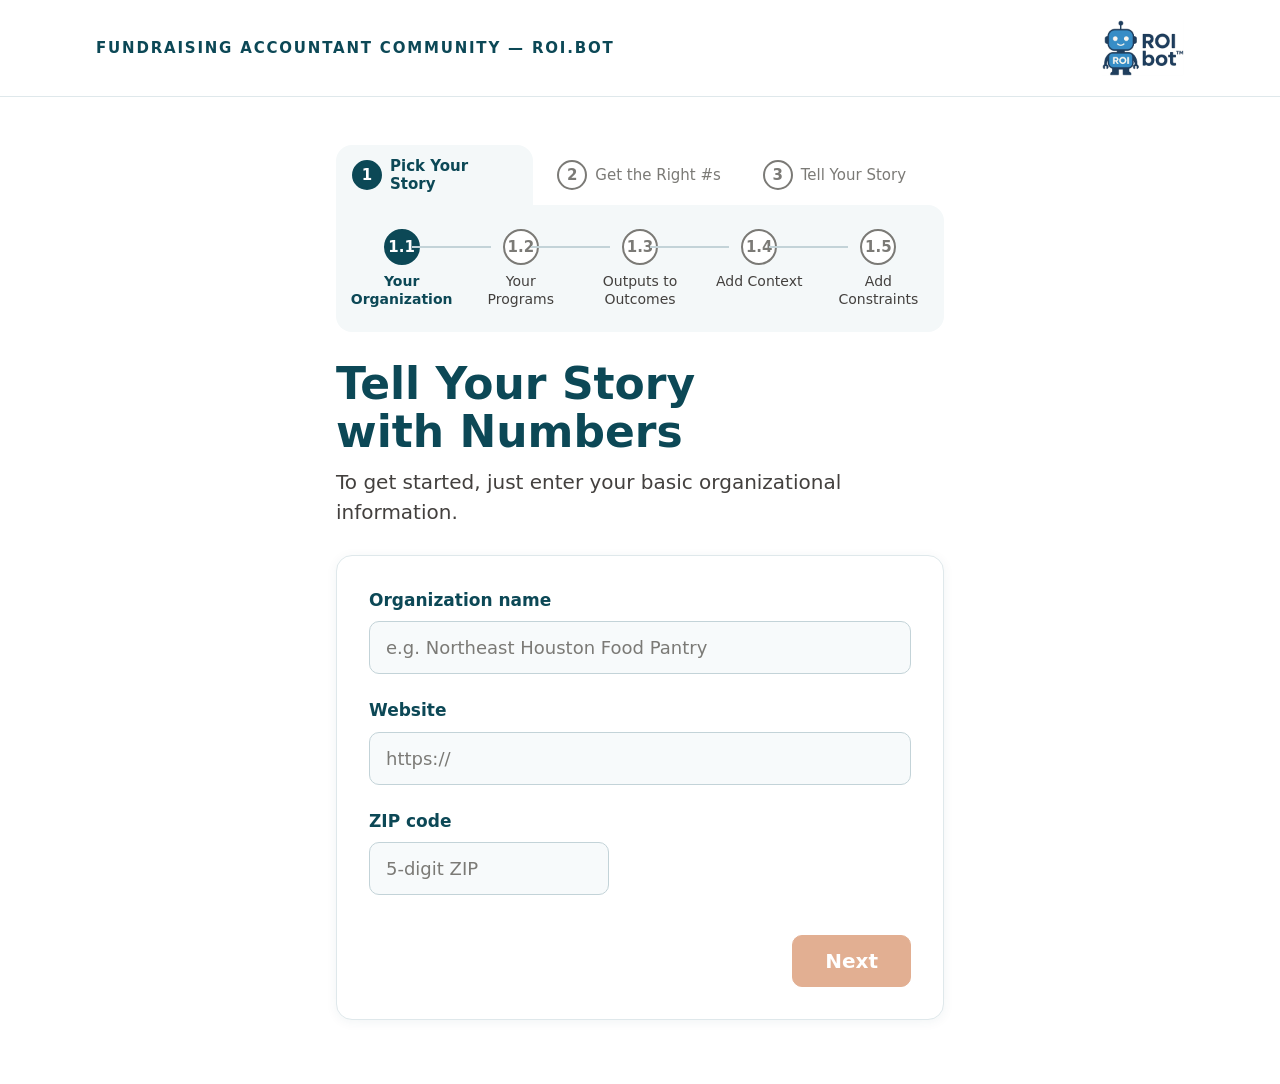
<file: index.html>
<!doctype html>
<html lang="en">
<head>
<meta charset="utf-8">
<meta name="viewport" content="width=device-width, initial-scale=1, viewport-fit=cover">
<title>Tell Your Story with Numbers</title>
<link rel="stylesheet" href="styles.css">
</head>
<body>

<!-- Screen 1 of FAC's ROI.bot Version 2 build plan. The wording comes from js/questions.js (screen1). -->
<div class="topbar">
  <div class="topbar-in">
    <p class="brand" id="brand"></p>
    <img class="logo" src="images/roi-bot-logo.png" width="245" height="168" alt="ROI.bot">
  </div>
</div>

<div class="wrap narrow">
  <nav class="progress" id="progress" aria-label="Progress" data-step="0">
    <ol class="steps-tabs" id="stepsTabs"></ol>
    <ol class="parts" id="parts"></ol>
  </nav>

  <header>
    <h1 id="title"></h1>
    <p id="intro"></p>
  </header>

  <!-- Let's Get Started: two screens, both 1.1. Screen 1 is the organization; Screen 2 is who the member is. -->
  <form class="card" id="s1" novalidate>
    <div class="f">
      <label for="s1-org" id="s1-org-label"></label>
      <input type="text" id="s1-org" autocomplete="organization">
    </div>
    <div class="f">
      <label for="s1-website" id="s1-website-label"></label>
      <input type="url" id="s1-website" autocomplete="url">
    </div>
    <div class="f f-zip">
      <label for="s1-zip" id="s1-zip-label"></label>
      <input type="text" id="s1-zip" inputmode="numeric" maxlength="10" autocomplete="postal-code">
      <p class="hint zip-place" id="s1-zip-place" aria-live="polite"></p>
    </div>
    <div class="card-actions">
      <button type="submit" class="btn next" id="next1" disabled></button>
    </div>
  </form>

  <form class="card" id="s2" novalidate hidden>
    <div class="f">
      <label for="s2-name" id="s2-name-label"></label>
      <input type="text" id="s2-name" autocomplete="name">
    </div>
    <div class="f">
      <label for="s2-title" id="s2-title-label"></label>
      <input type="text" id="s2-title" autocomplete="organization-title">
    </div>
    <div class="f">
      <label for="s2-email" id="s2-email-label"></label>
      <input type="email" id="s2-email" autocomplete="email">
    </div>
    <div class="f">
      <label for="s2-phone" id="s2-phone-label"></label>
      <input type="text" id="s2-phone" inputmode="tel" autocomplete="tel">
    </div>
    <div class="card-actions">
      <button type="button" class="btn ghost" id="prev2"></button>
      <button type="submit" class="btn next" id="next2" disabled></button>
    </div>
  </form>

  <p class="next-line" id="nextLine" hidden></p>
</div>

<script src="js/questions.js"></script>
<script src="js/zip-place.js"></script>
<script src="js/screen1.js"></script>
</body>
</html>
</file>
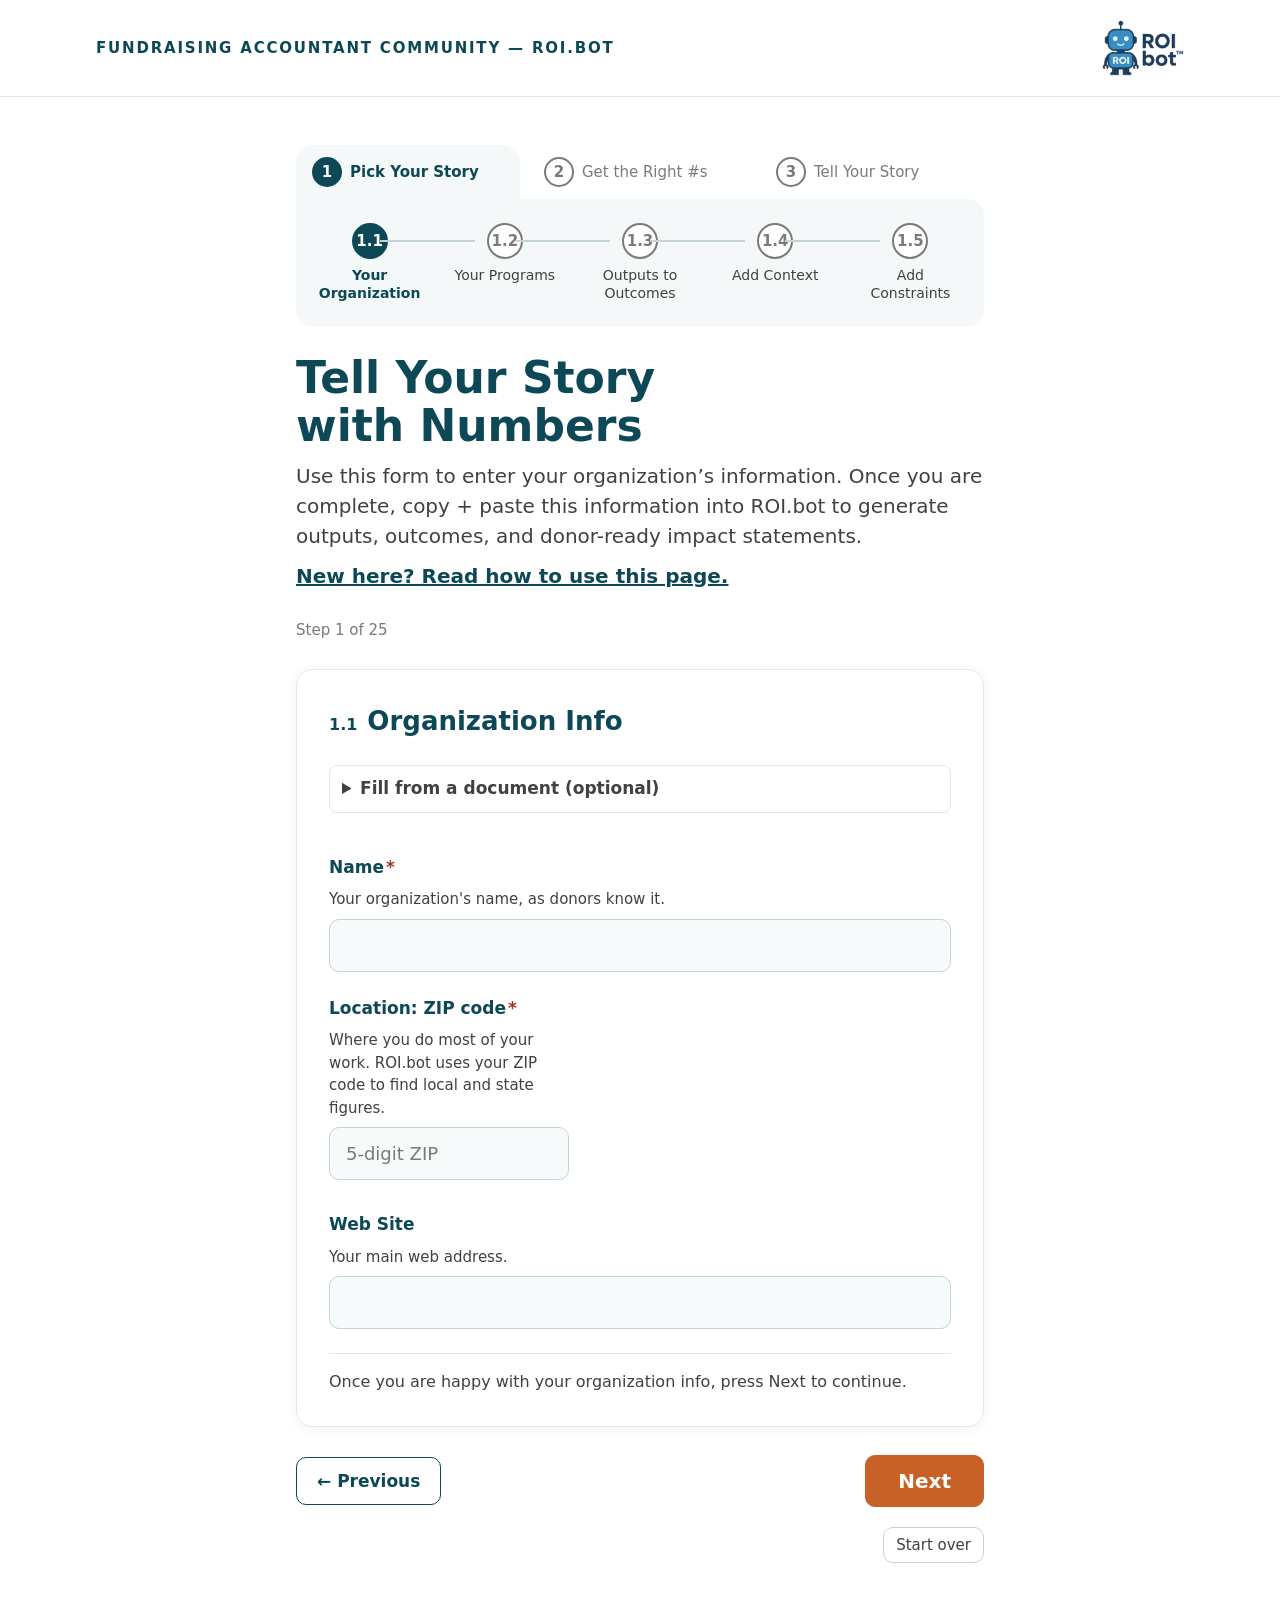
<file: builder.html>
<!doctype html>
<html lang="en">
<head>
<meta charset="utf-8">
<meta name="viewport" content="width=device-width, initial-scale=1, viewport-fit=cover">
<title>ROI.bot Prompt Builder</title>
<link rel="stylesheet" href="styles.css">
</head>
<body>

<div class="topbar">
  <div class="topbar-in">
    <p class="brand" id="brand"></p>
    <img class="logo" src="images/roi-bot-logo.png" width="245" height="168" alt="ROI.bot">
  </div>
</div>

<div class="wrap">
  <nav class="progress" id="progress" aria-label="Progress">
    <ol class="steps-tabs" id="stepsTabs"></ol>
    <ol class="parts" id="parts"></ol>
  </nav>

  <header>
    <h1 id="title"></h1>
    <p id="intro"></p>
    <p><a id="howToLink" href="help.html"></a></p>
  </header>

  <div class="counter" id="counter" aria-live="polite"></div>
  <form id="screen" novalidate onsubmit="return false"></form>

  <!-- Version 2 plan: ← Previous on the left, Next (the only orange button) on the right. -->
  <div class="nav">
    <button type="button" class="btn ghost" id="back"></button>
    <button type="button" class="btn next" id="next"></button>
  </div>
  <p class="next-line" id="afterNext" hidden></p>
  <div class="nav-sub">
    <button type="button" class="btn quiet small" id="clear"></button>
  </div>
</div>

<script src="js/questions.js"></script>
<script src="js/sheet.js"></script>
<script src="js/zip-place.js"></script>
<script src="js/export.js"></script>
<script src="js/read-documents.js"></script>
<script src="js/quick.js"></script>
<script src="js/builder.js"></script>
</body>
</html>
</file>
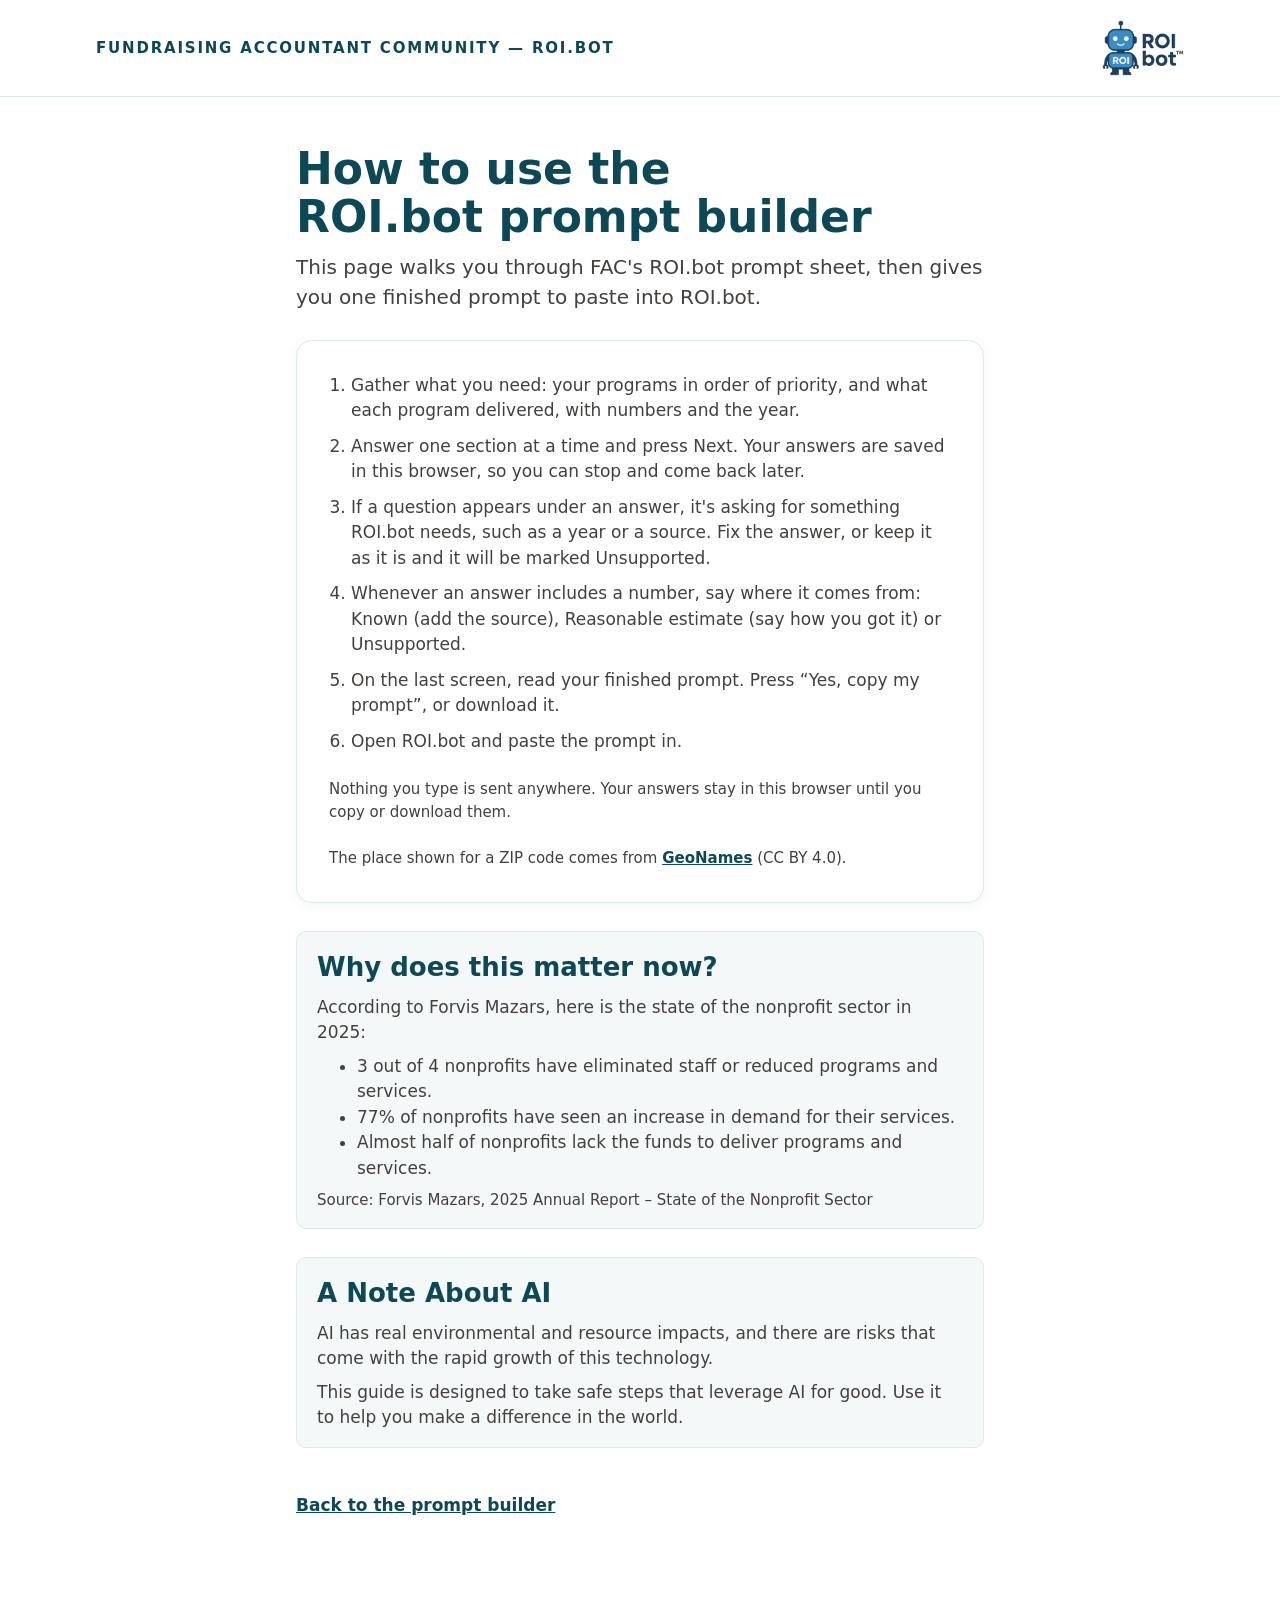
<file: help.html>
<!doctype html>
<html lang="en">
<head>
<meta charset="utf-8">
<meta name="viewport" content="width=device-width, initial-scale=1, viewport-fit=cover">
<title>How to Use</title>
<link rel="stylesheet" href="styles.css">
</head>
<body>

<!-- The wording comes from js/questions.js (howTo), like every other word members read. -->
<div class="topbar">
  <div class="topbar-in">
    <p class="brand" id="brand"></p>
    <img class="logo" src="images/roi-bot-logo.png" width="245" height="168" alt="ROI.bot">
  </div>
</div>
<div class="wrap">
  <header>
    <h1 id="title"></h1>
    <p id="intro"></p>
  </header>
  <div id="screen">
    <ol class="howto" id="steps"></ol>
    <p class="hint" id="privacy"></p>
    <p class="hint" id="zipCredit"></p>
  </div>
  <div id="whyNow" class="note-box">
    <h2 id="whyNowTitle"></h2>
    <p id="whyNowIntro"></p>
    <ul id="whyNowList"></ul>
    <p class="hint" id="whyNowSource"></p>
  </div>
  <div id="aiNote" class="note-box">
    <h2 id="aiNoteTitle"></h2>
  </div>
  <p><a id="back" href="builder.html"></a></p>
</div>

<script src="js/questions.js"></script>
<script>
(function () {
  var H = FAC_QUESTIONS.howTo;
  document.getElementById("brand").textContent = FAC_QUESTIONS.brand;
  document.getElementById("title").textContent = H.title;
  document.getElementById("intro").textContent = H.intro;
  document.getElementById("privacy").textContent = H.privacy;
  document.getElementById("back").textContent = H.back;
  var C = H.zipCredit, credit = document.getElementById("zipCredit"), a = document.createElement("a");
  a.href = C.url; a.textContent = C.linkText; a.target = "_blank"; a.rel = "noopener";
  credit.appendChild(document.createTextNode(C.before)); credit.appendChild(a); credit.appendChild(document.createTextNode(C.after));
  var list = document.getElementById("steps");
  H.steps.forEach(function (s) { var li = document.createElement("li"); li.textContent = s; list.appendChild(li); });
  ["whyNowTitle", "whyNowIntro", "whyNowSource", "aiNoteTitle"].forEach(function (k) { document.getElementById(k).textContent = H[k]; });
  H.whyNow.forEach(function (s) { var li = document.createElement("li"); li.textContent = s; document.getElementById("whyNowList").appendChild(li); });
  H.aiNote.forEach(function (s) { var p = document.createElement("p"); p.textContent = s; document.getElementById("aiNote").appendChild(p); });
})();
</script>
</body>
</html>
</file>
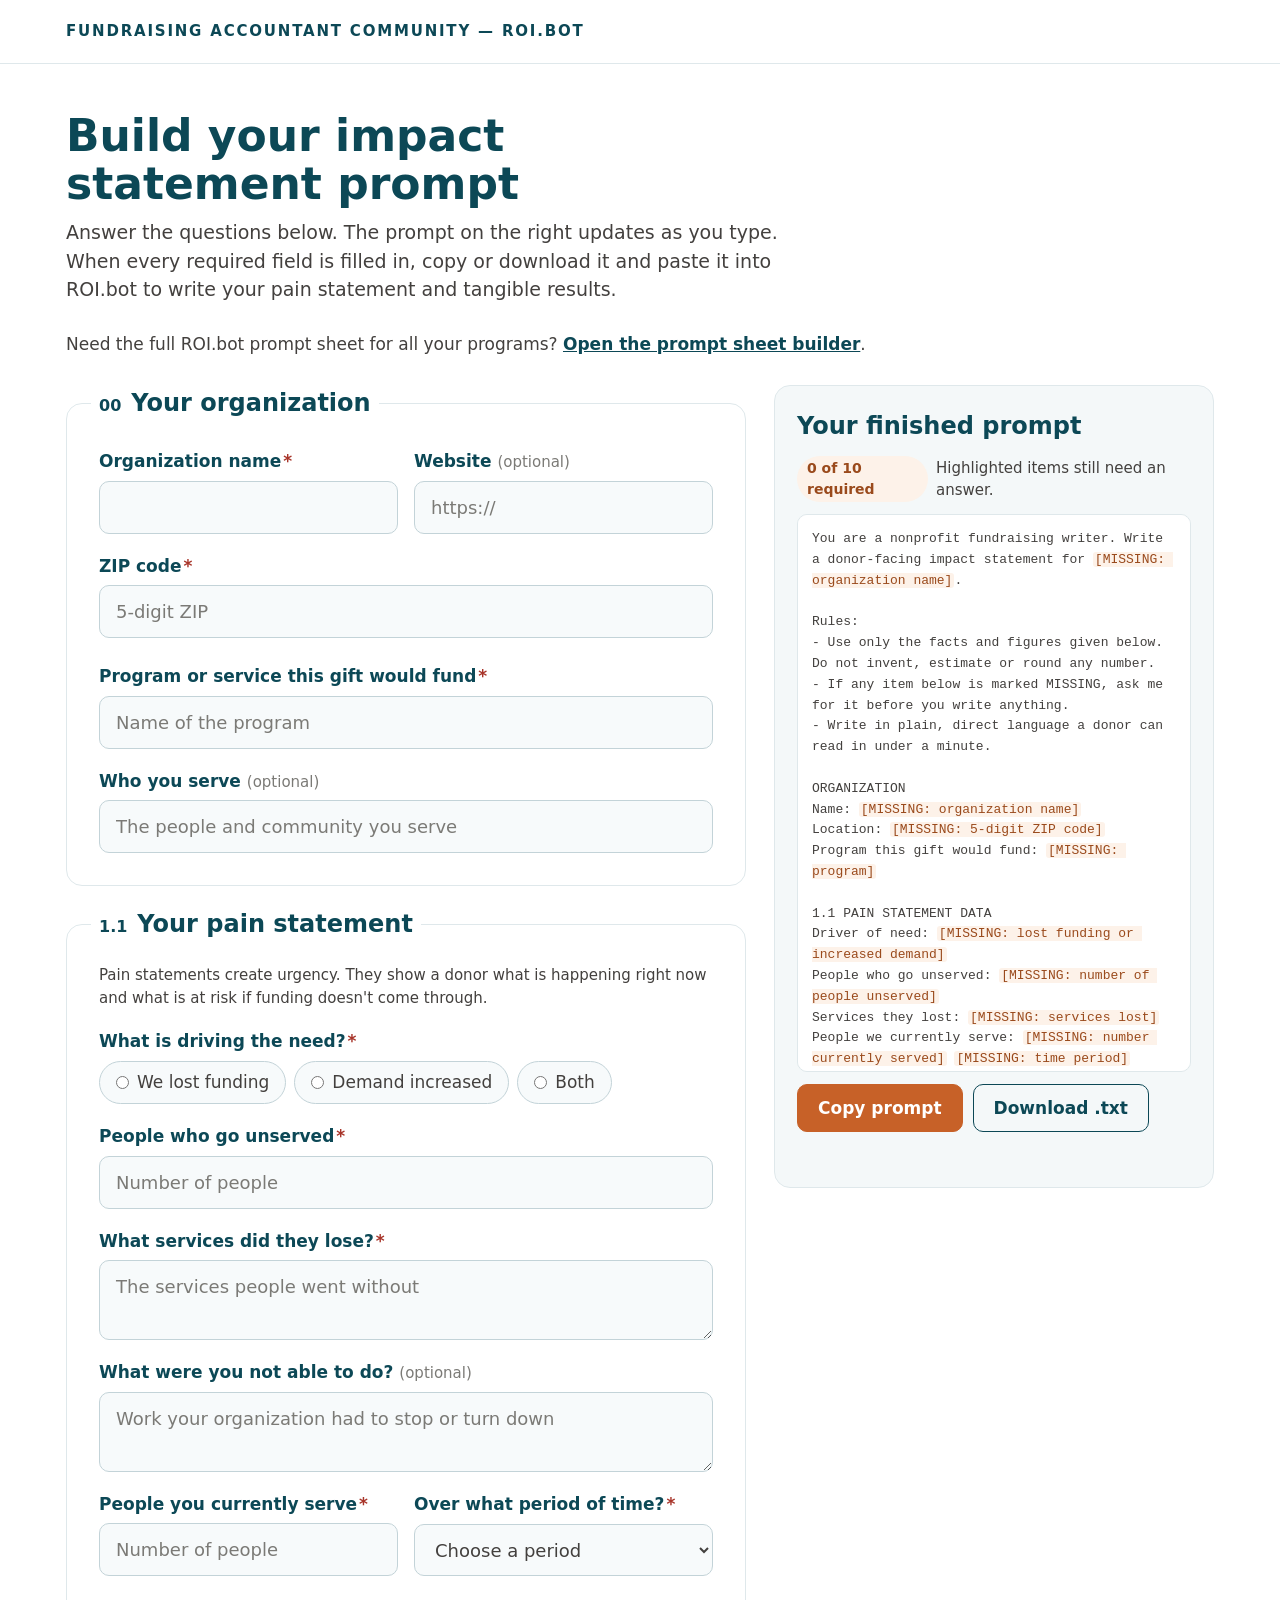
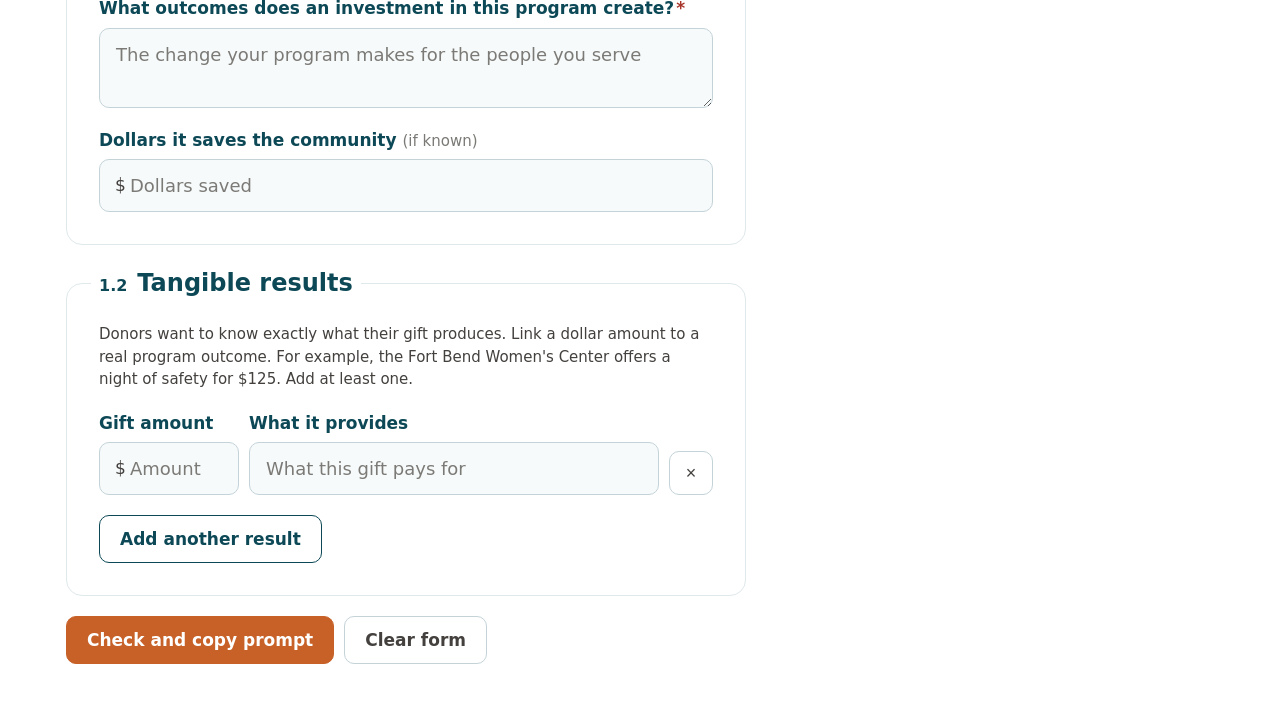
<file: pain-statement.html>
<!doctype html>
<html lang="en" data-download="on">
<head>
<meta charset="utf-8">
<meta name="viewport" content="width=device-width, initial-scale=1, viewport-fit=cover">
<title>Impact Statement Builder</title>
<meta name="claude:viewport-fit-sides" content="cover">
<style>
/*
  Layout: numbered form sections on the left, a sticky "finished prompt"
  slip on the right; stacks on phones. FAC's brand, as in the builder
  (styles.css): white page, dark teal headings, burnt orange calls to
  action, Calibri, light theme only.
*/
:root {
  --page: #ffffff;
  --paper: #f7fafb;
  --field: #ffffff;
  --input-line: #c3d3d8;
  --ink: #43403e;
  --heading: #0c4856;
  --muted: #43403e;
  --soft: #7b7a76;
  --line: #dfe8eb;
  --accent: #0c4856;
  --cta: #c76128;
  --accent-ink: #ffffff;
  --mark: #9a4a1c;
  --mark-bg: #fdf2e9;
  --danger: #a8352a;
  --slip: #f4f8f9;
  --display: Calibri, Carlito, "Segoe UI", system-ui, sans-serif;
  --body: Calibri, Carlito, "Segoe UI", system-ui, sans-serif;
  --mono: ui-monospace, Consolas, "Courier New", monospace;
  color-scheme: light;
}
[hidden] { display: none !important; }
* { box-sizing: border-box; }
body { margin: 0; background: var(--page); color: var(--ink); font-family: var(--body); font-size: 17px; line-height: 1.5; }
.topbar { border-bottom: 1px solid var(--line); }
.topbar-in { max-width: 1180px; margin: 0 auto; padding: 20px max(16px, env(safe-area-inset-left, 0px)); display: flex; align-items: center; justify-content: space-between; gap: 16px; flex-wrap: wrap; min-height: 56px; }
.brand { margin: 0; font-size: 15px; font-weight: 700; letter-spacing: .12em; color: var(--heading); }
.wrap { max-width: 1180px; margin: 0 auto; display: grid; gap: 28px;
  padding: 48px max(16px, env(safe-area-inset-right, 0px)) 64px max(16px, env(safe-area-inset-left, 0px)); }
header { display: grid; gap: 10px; max-width: 68ch; }
h1 { font-family: var(--display); font-weight: 700; font-size: clamp(32px, 5vw, 44px); line-height: 1.1; margin: 0; color: var(--heading); text-wrap: balance; }
header p { margin: 0; font-size: 19px; }
.cols { display: grid; grid-template-columns: minmax(0, 1fr) minmax(0, 440px); gap: 28px; align-items: start; }
@media (max-width: 900px) { .cols { grid-template-columns: minmax(0, 1fr); } }

form { display: grid; gap: 20px; min-width: 0; }
fieldset { border: 1px solid var(--line); border-radius: 16px; background: var(--field); padding: 28px 32px 32px; margin: 0; display: grid; gap: 20px; min-width: 0; }
@media (max-width: 560px) { fieldset { padding: 20px 16px; } }
legend { padding: 0 8px; margin-left: -8px; font-family: var(--display); font-weight: 700; font-size: 24px; color: var(--heading); display: flex; gap: 10px; align-items: baseline; }
legend .num { font-size: 16px; color: var(--heading); }
.hint { margin: -6px 0 0; color: var(--muted); font-size: 15px; max-width: 65ch; }
.row { display: grid; grid-template-columns: repeat(auto-fit, minmax(200px, 1fr)); gap: 16px; }
.f { display: grid; gap: 6px; min-width: 0; }
label, .lbl { font-weight: 700; font-size: 17px; color: var(--heading); }
.req { color: var(--danger); font-weight: 700; margin-left: 2px; }
.opt { color: var(--soft); font-weight: 400; font-size: 15px; }
input[type=text], input[type=url], input[type=number], textarea, select {
  font: inherit; font-size: 18px; color: var(--ink); background: var(--paper); border: 1px solid var(--input-line); border-radius: 10px;
  padding: 12px 16px; width: 100%; min-width: 0;
}
input[type=text], input[type=url], input[type=number], select { min-height: 52px; }
::placeholder { color: var(--soft);
}
textarea { min-height: 72px; resize: vertical; }
input:focus-visible, textarea:focus-visible, select:focus-visible, button:focus-visible { outline: 2px solid var(--accent); outline-offset: 2px; }
.money { position: relative; }
.money span { position: absolute; left: 16px; top: 50%; transform: translateY(-50%); color: var(--muted); pointer-events: none; }
.money input { padding-left: 30px; }
.pct input { padding-right: 34px; }
.pct { position: relative; }
.pct span { position: absolute; right: 16px; top: 50%; transform: translateY(-50%); color: var(--muted); pointer-events: none; }
.invalid { border-color: var(--danger) !important; box-shadow: 0 0 0 1px var(--danger); }

.choice { display: flex; flex-wrap: wrap; gap: 8px; }
.choice label { display: flex; gap: 8px; align-items: center; font-weight: 400; color: var(--ink); border: 1px solid var(--input-line); border-radius: 999px; padding: 8px 16px; cursor: pointer; background: var(--paper); }
.choice label:has(input:checked) { border-color: var(--accent); color: var(--accent); font-weight: 700; }
.choice input { accent-color: var(--accent); margin: 0; }
.sub { border-left: 2px solid var(--line); padding-left: 16px; display: grid; gap: 16px; }

.results { display: grid; gap: 10px; }
.result { display: grid; grid-template-columns: 140px minmax(0, 1fr) auto; gap: 10px; align-items: end; }
@media (max-width: 520px) { .result { grid-template-columns: 1fr auto; } .result .what { grid-column: 1 / -1; grid-row: 2; } }
.icon-btn { background: none; border: 1px solid var(--input-line); color: var(--muted); border-radius: 10px; width: 44px; height: 44px; cursor: pointer; font-size: 18px; }
.icon-btn:hover { color: var(--danger); border-color: var(--danger); }

button.btn { font: inherit; font-weight: 700; font-size: 17px; border-radius: 10px; padding: 10px 20px; min-height: 48px; cursor: pointer; border: 1px solid var(--accent); }
.btn.primary { background: var(--cta); border-color: var(--cta); color: var(--accent-ink); }
.btn.ghost { background: transparent; color: var(--accent); }
.btn.quiet { background: transparent; color: var(--muted); border-color: var(--input-line); }
.actions { display: flex; flex-wrap: wrap; gap: 10px; }

aside { position: sticky; top: calc(env(safe-area-inset-top, 0px) + 16px); display: grid; gap: 12px; min-width: 0; }
@media (max-width: 900px) { aside { position: static; } }
.slip { background: var(--slip); border: 1px solid var(--line); border-radius: 16px; padding: 22px; display: grid; gap: 12px; min-width: 0; }
.slip h2 { font-family: var(--display); font-weight: 700; font-size: 24px; margin: 0; color: var(--heading); }
.status { font-size: 15px; color: var(--muted); display: flex; align-items: center; gap: 8px; }
.pill { font-size: 14px; font-weight: 600; border-radius: 999px; padding: 2px 10px; background: var(--mark-bg); color: var(--mark); }
.pill.ok { background: transparent; color: var(--accent); border: 1px solid var(--accent); }
pre#prompt { font-family: var(--mono); font-size: 13px; line-height: 1.6; white-space: pre-wrap; word-break: break-word; margin: 0; max-height: 62vh; overflow: auto; background: var(--field); border: 1px solid var(--line); border-radius: 10px; padding: 14px; }
@media (max-width: 900px) { pre#prompt { max-height: none; } }
pre#prompt mark { background: var(--mark-bg); color: var(--mark); border-radius: 3px; padding: 0 2px; }
#msg { font-size: 14px; min-height: 1.5em; }
#msg.bad { color: var(--danger); }
#msg.good { color: var(--accent); }
@media (prefers-reduced-motion: no-preference) { button { transition: background .15s, color .15s, border-color .15s; } }
</style>
</head>
<body>

<div class="topbar">
  <div class="topbar-in">
    <p class="brand">FUNDRAISING ACCOUNTANT COMMUNITY — ROI.BOT</p>
    <!-- ROI.bot's logo goes here once FAC sends the file. -->
  </div>
</div>

<div class="wrap">
  <header>
    <h1>Build your impact statement prompt</h1>
    <p id="intro">Answer the questions below. The prompt on the right updates as you type. When every required field is filled in, copy or download it and paste it into ROI.bot to write your pain statement and tangible results.</p>
  </header>
  <p style="margin:0">Need the full ROI.bot prompt sheet for all your programs? <a href="builder.html" style="color:var(--accent);font-weight:600">Open the prompt sheet builder</a>.</p>

  <div class="cols">
    <form id="form" novalidate>
      <fieldset>
        <legend><span class="num">00</span>Your organization</legend>
        <div class="row">
          <div class="f"><label for="orgName">Organization name<span class="req">*</span></label><input type="text" id="orgName" autocomplete="organization"></div>
          <div class="f"><label for="website">Website <span class="opt">(optional)</span></label><input type="url" id="website" placeholder="https://"></div>
        </div>
        <div class="row">
          <div class="f"><label for="zip">ZIP code<span class="req">*</span></label><input type="text" id="zip" autocomplete="postal-code" inputmode="numeric" maxlength="10" placeholder="5-digit ZIP"><p class="hint zip-place" id="zipPlace" aria-live="polite"></p></div>
        </div>
        <div class="f"><label for="program">Program or service this gift would fund<span class="req">*</span></label><input type="text" id="program" placeholder="Name of the program"></div>
        <div class="f"><label for="population">Who you serve <span class="opt">(optional)</span></label><input type="text" id="population" placeholder="The people and community you serve"></div>
      </fieldset>

      <fieldset>
        <legend><span class="num">1.1</span>Your pain statement</legend>
        <p class="hint">Pain statements create urgency. They show a donor what is happening right now and what is at risk if funding doesn't come through.</p>

        <div class="f">
          <span class="lbl">What is driving the need?<span class="req">*</span></span>
          <div class="choice" role="radiogroup" aria-label="What is driving the need">
            <label><input type="radio" name="driver" id="driverLoss" value="loss"> We lost funding</label>
            <label><input type="radio" name="driver" id="driverDemand" value="demand"> Demand increased</label>
            <label><input type="radio" name="driver" id="driverBoth" value="both"> Both</label>
          </div>
        </div>

        <div class="sub" id="lossBox" hidden>
          <div class="row">
            <div class="f"><label for="lossAmount">Funding lost<span class="req">*</span></label><div class="money"><span>$</span><input type="number" id="lossAmount" min="0" step="1" inputmode="numeric" placeholder="Total dollars lost"></div></div>
          </div>
          <div class="f">
            <span class="lbl">Type of loss<span class="req">*</span></span>
            <div class="choice" id="lossTypes">
              <label><input type="checkbox" id="lossGov" value="government"> Government</label>
              <label><input type="checkbox" id="lossGrants" value="grant"> Grants</label>
              <label><input type="checkbox" id="lossDonations" value="donation"> Donations</label>
            </div>
          </div>
        </div>

        <div class="sub" id="demandBox" hidden>
          <div class="row">
            <div class="f"><label for="demandPct">Increase in demand for services<span class="req">*</span></label><div class="pct"><input type="number" id="demandPct" min="0" step="0.1" inputmode="decimal" placeholder="Percent increase"><span>%</span></div></div>
          </div>
        </div>

        <div class="row">
          <div class="f"><label for="unserved">People who go unserved<span class="req">*</span></label><input type="number" id="unserved" min="0" step="1" inputmode="numeric" placeholder="Number of people"></div>
        </div>
        <div class="f"><label for="servicesLost">What services did they lose?<span class="req">*</span></label><textarea id="servicesLost" placeholder="The services people went without"></textarea></div>
        <div class="f"><label for="couldNot">What were you not able to do? <span class="opt">(optional)</span></label><textarea id="couldNot" placeholder="Work your organization had to stop or turn down"></textarea></div>

        <div class="row">
          <div class="f"><label for="servedCount">People you currently serve<span class="req">*</span></label><input type="number" id="servedCount" min="0" step="1" inputmode="numeric" placeholder="Number of people"></div>
          <div class="f"><label for="servedPeriod">Over what period of time?<span class="req">*</span></label>
            <select id="servedPeriod">
              <option value="">Choose a period</option>
              <option value="per month">Per month</option>
              <option value="per quarter">Per quarter</option>
              <option value="per year">Per year</option>
              <option value="since our founding">Since our founding</option>
            </select>
          </div>
        </div>

        <div class="f"><label for="outcomes">What outcomes does an investment in this program create?<span class="req">*</span></label><textarea id="outcomes" placeholder="The change your program makes for the people you serve"></textarea></div>
        <div class="row">
          <div class="f"><label for="saves">Dollars it saves the community <span class="opt">(if known)</span></label><div class="money"><span>$</span><input type="number" id="saves" min="0" step="1" inputmode="numeric" placeholder="Dollars saved"></div></div>
        </div>
      </fieldset>

      <fieldset>
        <legend><span class="num">1.2</span>Tangible results</legend>
        <p class="hint">Donors want to know exactly what their gift produces. Link a dollar amount to a real program outcome. For example, the Fort Bend Women's Center offers a night of safety for $125. Add at least one.</p>
        <div class="results" id="results"></div>
        <div><button type="button" class="btn ghost" id="addResult">Add another result</button></div>
      </fieldset>

      <div class="actions">
        <button type="submit" class="btn primary">Check and copy prompt</button>
        <button type="button" class="btn quiet" id="clear">Clear form</button>
      </div>
    </form>

    <aside aria-live="polite">
      <div class="slip">
        <h2>Your finished prompt</h2>
        <div class="status"><span class="pill" id="pill">0 of 0 required</span><span id="statusText">Highlighted items still need an answer.</span></div>
        <pre id="prompt"></pre>
        <div class="actions">
          <button type="button" class="btn primary" id="copy">Copy prompt</button>
          <button type="button" class="btn ghost" id="download" hidden>Download .txt</button>
        </div>
        <div id="msg"></div>
      </div>
    </aside>
  </div>
</div>

<script src="js/zip-place.js"></script>
<script>
(function () {
  var $ = function (id) { return document.getElementById(id); };
  var STORE = "impact-prompt-draft-v1";
  var FILE_NAME = "impact-statement-prompt.txt";
  // The file version sets data-download="on" and saves through a plain link.
  // The claude.ai page leaves it off and saves through the viewer's downloads capability instead.
  var linkDownload = document.documentElement.getAttribute("data-download") === "on";
  var claudeDownloads = null;
  var canDownload = false;
  var resultsEl = $("results");
  var fieldIds = ["orgName","website","zip","program","population","lossAmount","demandPct","unserved","servicesLost","couldNot","servedCount","servedPeriod","outcomes","saves"];
  var introBoth = $("intro").textContent;
  var introCopy = "Answer the questions below. The prompt on the right updates as you type. When every required field is filled in, copy it and paste it into ROI.bot to write your pain statement and tangible results.";

  function setDownload(on) {
    canDownload = on;
    $("download").hidden = !on;
    $("intro").textContent = on ? introBoth : introCopy;
  }
  setDownload(linkDownload);
  if (!linkDownload && window.claude && window.claude.use) {
    window.claude.use("downloads").then(function (ns) {
      if (ns) { claudeDownloads = ns; setDownload(true); update(); }
    }, function () {});
  }

  function addResult(amount, what) {
    var row = document.createElement("div");
    row.className = "result";
    var n = resultsEl.children.length + 1;
    row.innerHTML =
      '<div class="f"><label for="ra' + n + '">Gift amount</label><div class="money"><span>$</span><input type="number" min="0" step="1" inputmode="numeric" id="ra' + n + '" class="r-amt" placeholder="Amount"></div></div>' +
      '<div class="f what"><label for="rw' + n + '">What it provides</label><input type="text" id="rw' + n + '" class="r-what" placeholder="What this gift pays for"></div>' +
      '<button type="button" class="icon-btn" aria-label="Remove this result">×</button>';
    row.querySelector(".r-amt").value = amount || "";
    row.querySelector(".r-what").value = what || "";
    row.querySelector("button").addEventListener("click", function () {
      if (resultsEl.children.length > 1) row.remove();
      else { row.querySelector(".r-amt").value = ""; row.querySelector(".r-what").value = ""; }
      update();
    });
    resultsEl.appendChild(row);
  }

  function driver() {
    var c = document.querySelector('input[name="driver"]:checked');
    return c ? c.value : "";
  }
  function lossTypes() {
    return ["lossGov","lossGrants","lossDonations"].filter(function (id) { return $(id).checked; }).map(function (id) { return $(id).value; });
  }
  function results() {
    return Array.prototype.map.call(resultsEl.children, function (r) {
      return { amount: r.querySelector(".r-amt").value.trim(), what: r.querySelector(".r-what").value.trim(), row: r };
    });
  }
  function v(id) { return $(id).value.trim(); }
  // Numbers go into the prompt exactly as the member typed them. Only commas are added; nothing is rounded.
  // Anything that isn't plain digits (like 1e3 or -5, which number boxes accept) counts as missing.
  function plain(x) { return /^\d+(\.\d+)?$/.test(x); }
  function nv(id) { return plain(v(id)) ? v(id) : ""; }
  function badNum(id) { return !!v(id) && !plain(v(id)); }
  function commas(x) { var p = x.split("."); return p[0].replace(/\B(?=(\d{3})+(?!\d))/g, ",") + (p.length > 1 ? "." + p[1] : ""); }
  function money(x) { return "$" + commas(x); }
  function num(x) { return commas(x); }
  function numLabel(id, label) { return badNum(id) ? label + " (digits only)" : label; }
  function zipOk() { return /^\d{5}(-\d{4})?$/.test(v("zip")); }
  function listJoin(a) { return a.length < 2 ? a.join("") : a.slice(0, -1).join(", ") + " and " + a[a.length - 1]; }

  // Each check: [element to flag, is it filled?, label]
  function checks() {
    var d = driver();
    var list = [
      [$("orgName"), !!v("orgName"), "Organization name"],
      [$("zip"), zipOk(), "ZIP code (5 digits)"],
      [$("program"), !!v("program"), "Program to fund"],
      [document.querySelector(".choice[role=radiogroup]"), !!d, "What is driving the need"]
    ];
    if (d === "loss" || d === "both") {
      list.push([$("lossAmount"), !!nv("lossAmount"), numLabel("lossAmount", "Funding lost")]);
      list.push([$("lossTypes"), lossTypes().length > 0, "Type of loss"]);
    }
    if (d === "demand" || d === "both") list.push([$("demandPct"), !!nv("demandPct"), numLabel("demandPct", "Increase in demand")]);
    list.push(
      [$("unserved"), !!nv("unserved"), numLabel("unserved", "People who go unserved")],
      [$("servicesLost"), !!v("servicesLost"), "Services lost"],
      [$("servedCount"), !!nv("servedCount"), numLabel("servedCount", "People currently served")],
      [$("servedPeriod"), !!v("servedPeriod"), "Time period served"],
      [$("outcomes"), !!v("outcomes"), "Outcomes"]
    );
    // Dollars saved is optional, but a number that isn't plain digits must be fixed, not dropped.
    if (badNum("saves")) list.push([$("saves"), false, "Dollars saved (digits only)"]);
    var rs = results();
    var good = rs.some(function (r) { return plain(r.amount) && r.what; });
    list.push([rs[0].row, good, "At least one tangible result"]);
    rs.forEach(function (r) { if (r.amount && !plain(r.amount)) list.push([r.row, false, "Gift amount (digits only)"]); });
    return list;
  }

  function esc(s) { return s.replace(/&/g, "&amp;").replace(/</g, "&lt;").replace(/>/g, "&gt;"); }
  var MISS = "\u0000";
  function or(val, label) { return val ? val : MISS + "[MISSING: " + label + "]" + MISS; }

  function buildPrompt() {
    var d = driver();
    var org = or(v("orgName"), "organization name");
    var L = [];
    L.push("You are a nonprofit fundraising writer. Write a donor-facing impact statement for " + org + ".");
    L.push("");
    L.push("Rules:");
    L.push("- Use only the facts and figures given below. Do not invent, estimate or round any number.");
    L.push("- If any item below is marked MISSING, ask me for it before you write anything.");
    L.push("- Write in plain, direct language a donor can read in under a minute.");
    L.push("");
    L.push("ORGANIZATION");
    L.push("Name: " + org);
    L.push("Location: " + or(zipOk() && v("zip"), "5-digit ZIP code") + (zipPlace() ? " (" + zipPlace() + ")" : ""));
    if (v("website")) L.push("Website: " + v("website"));
    L.push("Program this gift would fund: " + or(v("program"), "program"));
    if (v("population")) L.push("Who we serve: " + v("population"));
    L.push("");
    L.push("1.1 PAIN STATEMENT DATA");
    if (!d) L.push("Driver of need: " + or("", "lost funding or increased demand"));
    if (d === "loss" || d === "both") {
      var t = lossTypes();
      L.push("Funding lost: " + or(nv("lossAmount") && money(nv("lossAmount")), "amount of funding lost"));
      L.push("Type of loss: " + or(t.length ? listJoin(t) : "", "government, grant or donation"));
    }
    if (d === "demand" || d === "both") L.push("Increase in demand for services: " + or(nv("demandPct") && nv("demandPct") + "%", "percent increase in demand"));
    L.push("People who go unserved: " + or(nv("unserved") && num(nv("unserved")), "number of people unserved"));
    L.push("Services they lost: " + or(v("servicesLost"), "services lost"));
    if (v("couldNot")) L.push("What we were not able to do: " + v("couldNot"));
    L.push("People we currently serve: " + or(nv("servedCount") && num(nv("servedCount")), "number currently served") + " " + or(v("servedPeriod"), "time period"));
    L.push("Outcomes an investment creates: " + or(v("outcomes"), "outcomes"));
    L.push("Dollars saved: " + (nv("saves") ? money(nv("saves")) : badNum("saves") ? or("", "dollars saved, digits only") : "not provided (leave out the \"saves\" clause; do not estimate)"));
    L.push("");
    L.push("1.2 TANGIBLE RESULTS");
    var rs = results().filter(function (r) { return r.amount || r.what; });
    if (!rs.length) L.push("- " + or("", "at least one gift amount and what it provides"));
    rs.forEach(function (r) {
      L.push("- " + or(plain(r.amount) && money(r.amount), "gift amount") + " provides " + or(r.what, "what it provides"));
    });
    L.push("");
    L.push("WRITE THE FOLLOWING");
    L.push("1. Pain statement. Use this format and fill in the figures:");
    if (d === "loss" || d === "both" || !d) L.push("   \"[Organization] lost $[amount] in [type] funding. As a result, [number] people go unserved.\"");
    if (d === "demand" || d === "both" || !d) L.push("   \"Demand has increased [percent]%. As a result, [number] people go unserved.\"");
    L.push("   Follow it with one sentence on the services people lost" + (v("couldNot") ? " and what we could not do." : "."));
    L.push("2. Investment statement: \"An investment in [program] helps create [outcomes]" + (nv("saves") ?" and saves [dollars]." : ".") + "\"");
    L.push("3. Tangible results: one line per gift amount, in the form \"$[amount] provides [result].\"");
    L.push("4. A short impact paragraph (3 to 4 sentences) that combines the above for a donor appeal, ending with a clear call to give.");
    return L.join("\n");
  }

  function render() {
    var text = buildPrompt();
    var parts = text.split(MISS);
    $("prompt").innerHTML = parts.map(function (p, i) { return i % 2 ? "<mark>" + esc(p) + "</mark>" : esc(p); }).join("");
    return parts.join("");
  }

  // The place for the ZIP ("Houston, TX") from our own copy of GeoNames'
  // ZIP list, loaded the first time a ZIP needs it. Nothing is sent anywhere.
  function zipPlace() { return window.FACZip ? FACZip.place(v("zip")) : ""; }
  function showZipPlace() {
    var where = zipPlace();
    if (where === null) FACZip.load(update);
    $("zipPlace").textContent = where ? where + " — does this look right?" : where === "" && zipOk() ? "We couldn't find this ZIP code. Check it, or leave it as is." : "";
  }

  function update() {
    showZipPlace();
    var d = driver();
    $("lossBox").hidden = !(d === "loss" || d === "both");
    $("demandBox").hidden = !(d === "demand" || d === "both");
    var cs = checks();
    var done = cs.filter(function (c) { return c[1]; }).length;
    cs.forEach(function (c) { if (c[1]) c[0].classList.remove("invalid"); });
    var pill = $("pill");
    pill.textContent = done + " of " + cs.length + " required";
    pill.className = "pill" + (done === cs.length ? " ok" : "");
    $("statusText").textContent = done === cs.length ? "Ready to " + (canDownload ? "copy or download." : "copy.") : "Highlighted items still need an answer.";
    render();
    save();
  }

  function save() {
    try {
      var data = { driver: driver(), types: lossTypes(), results: results().map(function (r) { return [r.amount, r.what]; }) };
      fieldIds.forEach(function (id) { data[id] = $(id).value; });
      localStorage.setItem(STORE, JSON.stringify(data));
    } catch (e) {}
  }
  function load() {
    var data = null;
    try { data = JSON.parse(localStorage.getItem(STORE) || "null"); } catch (e) {}
    if (data) {
      fieldIds.forEach(function (id) { if (data[id] != null) $(id).value = data[id]; });
      if (data.driver) { var r = document.querySelector('input[name="driver"][value="' + data.driver + '"]'); if (r) r.checked = true; }
      ["lossGov","lossGrants","lossDonations"].forEach(function (id) { $(id).checked = (data.types || []).indexOf($(id).value) > -1; });
      (data.results && data.results.length ? data.results : [["", ""]]).forEach(function (r) { addResult(r[0], r[1]); });
    } else addResult();
  }

  function say(cls, text) { $("msg").className = cls; $("msg").textContent = text; }

  // Returns the finished prompt, or null after flagging what is still missing.
  function readyPrompt() {
    var cs = checks();
    var missing = cs.filter(function (c) { return !c[1]; });
    cs.forEach(function (c) { c[0].classList.toggle("invalid", !c[1]); });
    var text = render();
    if (!missing.length) return text;
    say("bad", "Fill in " + missing.length + " more: " + missing.map(function (c) { return c[2]; }).join(", ") + ".");
    var first = missing[0][0];
    first.scrollIntoView({ block: "center", behavior: "smooth" });
    var focusable = first.matches("input,select,textarea") ? first : first.querySelector("input,select,textarea");
    if (focusable) focusable.focus({ preventScroll: true });
    return null;
  }

  function copyPrompt() {
    var text = readyPrompt();
    if (!text) return;
    function fallback() {
      var range = document.createRange();
      range.selectNodeContents($("prompt"));
      var sel = window.getSelection(); sel.removeAllRanges(); sel.addRange(range);
      say("good", "The prompt is selected. Press Ctrl+C (or ⌘C) to copy it.");
    }
    try {
      navigator.clipboard.writeText(text).then(function () {
        say("good", "Copied. Paste it into ROI.bot to write your impact statement.");
      }, fallback);
    } catch (e) { fallback(); }
  }

  function downloadPrompt() {
    var text = readyPrompt();
    if (!text) return;
    if (claudeDownloads) {
      claudeDownloads.save({ filename: FILE_NAME, data: text }).then(function () {
        say("good", "Downloaded " + FILE_NAME + ". Open it and paste the prompt into ROI.bot.");
      }, function (err) {
        var code = err && err.code;
        if (code === "declined") say("", "Download canceled.");
        else if (code === "rate_limited") say("bad", "A download is already waiting for your answer. Finish that one, then try again.");
        else { setDownload(false); update(); say("bad", "Downloads aren't available here. Use Copy prompt instead."); }
      });
      return;
    }
    var url = URL.createObjectURL(new Blob([text], { type: "text/plain;charset=utf-8" }));
    var a = document.createElement("a");
    a.href = url;
    a.download = FILE_NAME;
    document.body.appendChild(a);
    a.click();
    a.remove();
    setTimeout(function () { URL.revokeObjectURL(url); }, 1000);
    say("good", "Downloaded " + FILE_NAME + ". Open it and paste the prompt into ROI.bot.");
  }

  $("form").addEventListener("input", update);
  $("form").addEventListener("change", update);
  $("form").addEventListener("submit", function (e) { e.preventDefault(); copyPrompt(); });
  $("copy").addEventListener("click", copyPrompt);
  $("download").addEventListener("click", downloadPrompt);
  $("addResult").addEventListener("click", function () { addResult(); update(); resultsEl.lastChild.querySelector("input").focus(); });

  var clearArmed = false;
  $("clear").addEventListener("click", function () {
    if (!clearArmed) { clearArmed = true; $("clear").textContent = "Click again to clear everything"; setTimeout(function () { clearArmed = false; $("clear").textContent = "Clear form"; }, 4000); return; }
    clearArmed = false; $("clear").textContent = "Clear form";
    $("form").reset(); resultsEl.innerHTML = ""; addResult();
    document.querySelectorAll(".invalid").forEach(function (el) { el.classList.remove("invalid"); });
    say("", "");
    update();
  });

  load();
  update();
})();
</script>
</body>
</html>
</file>
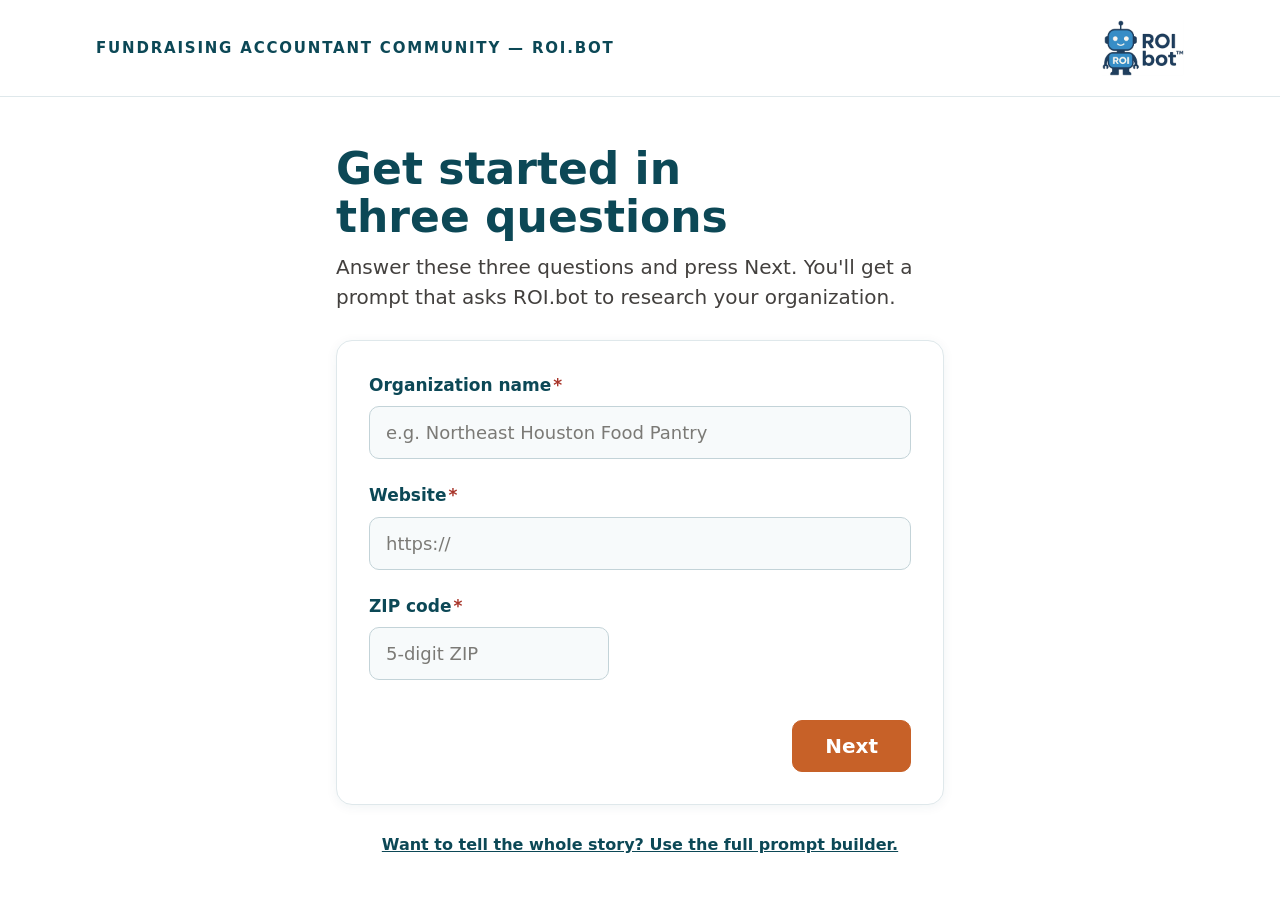
<file: quick.html>
<!doctype html>
<html lang="en">
<head>
<meta charset="utf-8">
<meta name="viewport" content="width=device-width, initial-scale=1, viewport-fit=cover">
<title>Get Started in Three Questions</title>
<link rel="stylesheet" href="styles.css">
</head>
<body>

<!-- Only the required fields of Screen 1 in Steve's Step 1 flowchart (Organization,
     Website, ZIP), then a short prompt for ROI.bot.
     The wording comes from js/questions.js (screen1 and quick). -->
<div class="topbar">
  <div class="topbar-in">
    <p class="brand" id="brand"></p>
    <img class="logo" src="images/roi-bot-logo.png" width="245" height="168" alt="ROI.bot">
  </div>
</div>

<div class="wrap narrow">
  <header>
    <h1 id="title"></h1>
    <p id="intro"></p>
  </header>

  <form class="card" id="quick" novalidate>
    <div class="f">
      <label for="q-org"><span id="q-org-label"></span><span class="req">*</span></label>
      <input type="text" id="q-org" name="organization" autocomplete="organization">
      <p class="fu-q" id="q-org-fu" aria-live="polite"></p>
    </div>
    <div class="f">
      <label for="q-website"><span id="q-website-label"></span><span class="req">*</span></label>
      <input type="url" id="q-website" name="url" autocomplete="url">
      <p class="fu-q" id="q-website-fu" aria-live="polite"></p>
    </div>
    <div class="f f-zip">
      <label for="q-zip"><span id="q-zip-label"></span><span class="req">*</span></label>
      <input type="text" id="q-zip" name="postal-code" inputmode="numeric" maxlength="10" autocomplete="postal-code">
      <p class="hint zip-place" id="q-zip-place" aria-live="polite"></p>
      <p class="fu-q" id="q-zip-fu" aria-live="polite"></p>
    </div>
    <div class="card-actions">
      <button type="submit" class="btn next" id="q-next"></button>
    </div>
  </form>

  <section class="card" id="q-result" hidden aria-labelledby="q-result-title">
    <h2 id="q-result-title" tabindex="-1"></h2>
    <p id="q-result-intro"></p>
    <pre class="preview" id="q-preview"></pre>
    <div class="actions">
      <button type="button" class="btn primary" id="q-copy"></button>
      <button type="button" class="btn ghost" id="q-download"></button>
      <a class="btn ghost" id="q-open" target="_blank" rel="noopener" hidden></a>
    </div>
    <p class="hint" id="q-msg" aria-live="polite"></p>
  </section>

  <p class="next-line"><a id="q-full" href="builder.html"></a></p>
</div>

<script src="js/questions.js"></script>
<script src="js/zip-place.js"></script>
<script src="js/quick.js"></script>
</body>
</html>
</file>
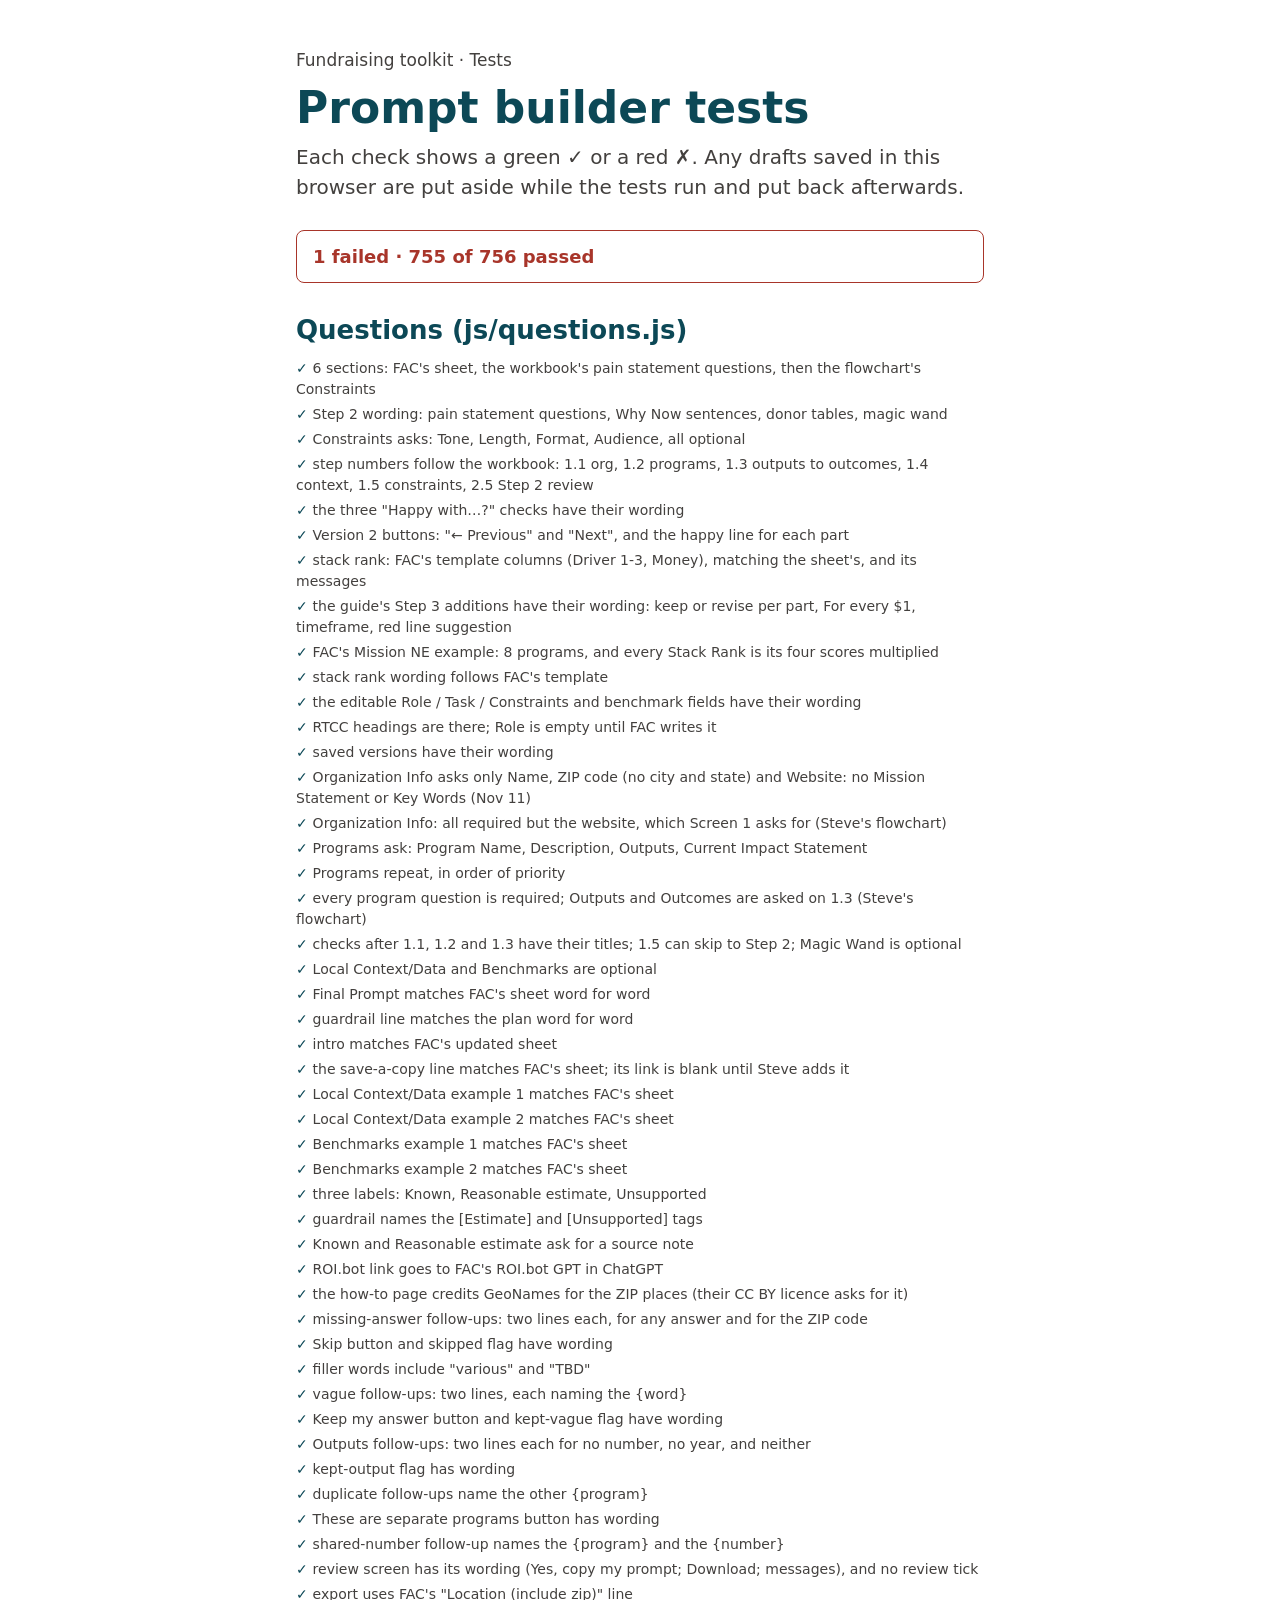
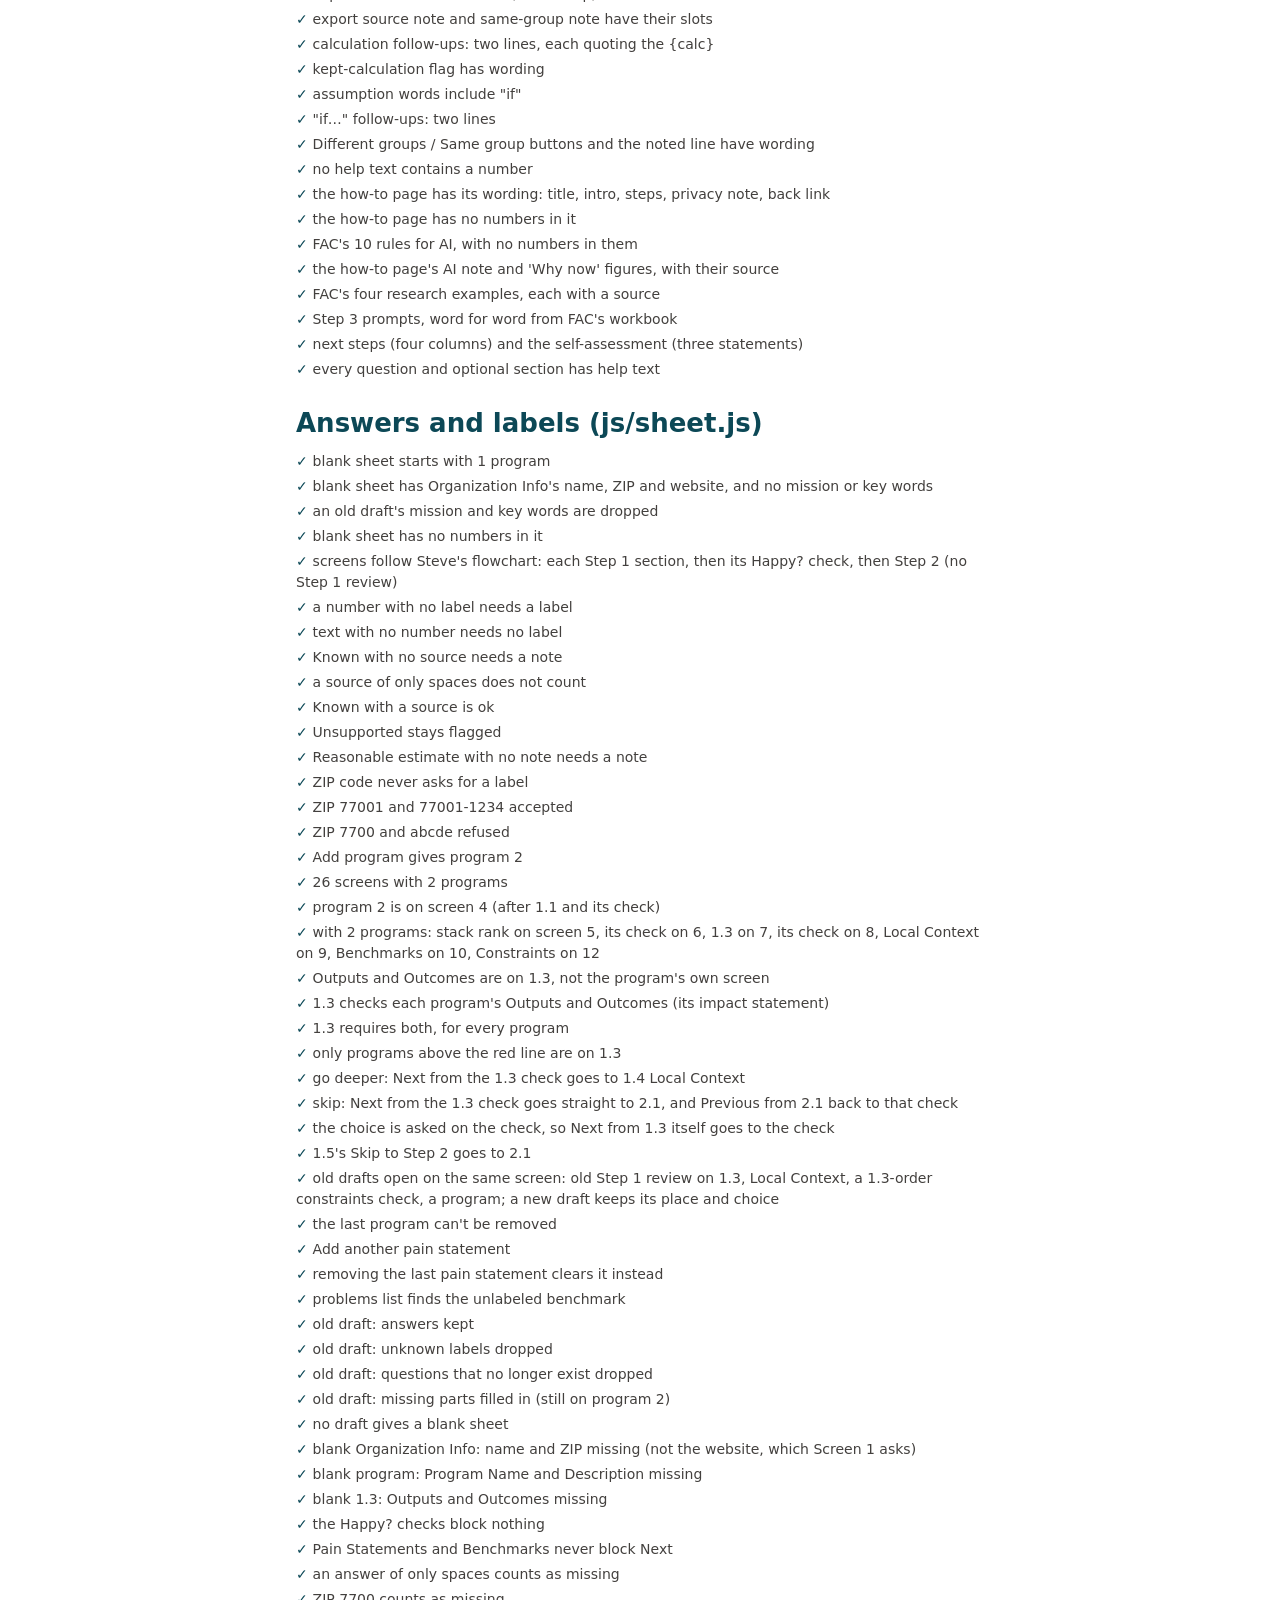
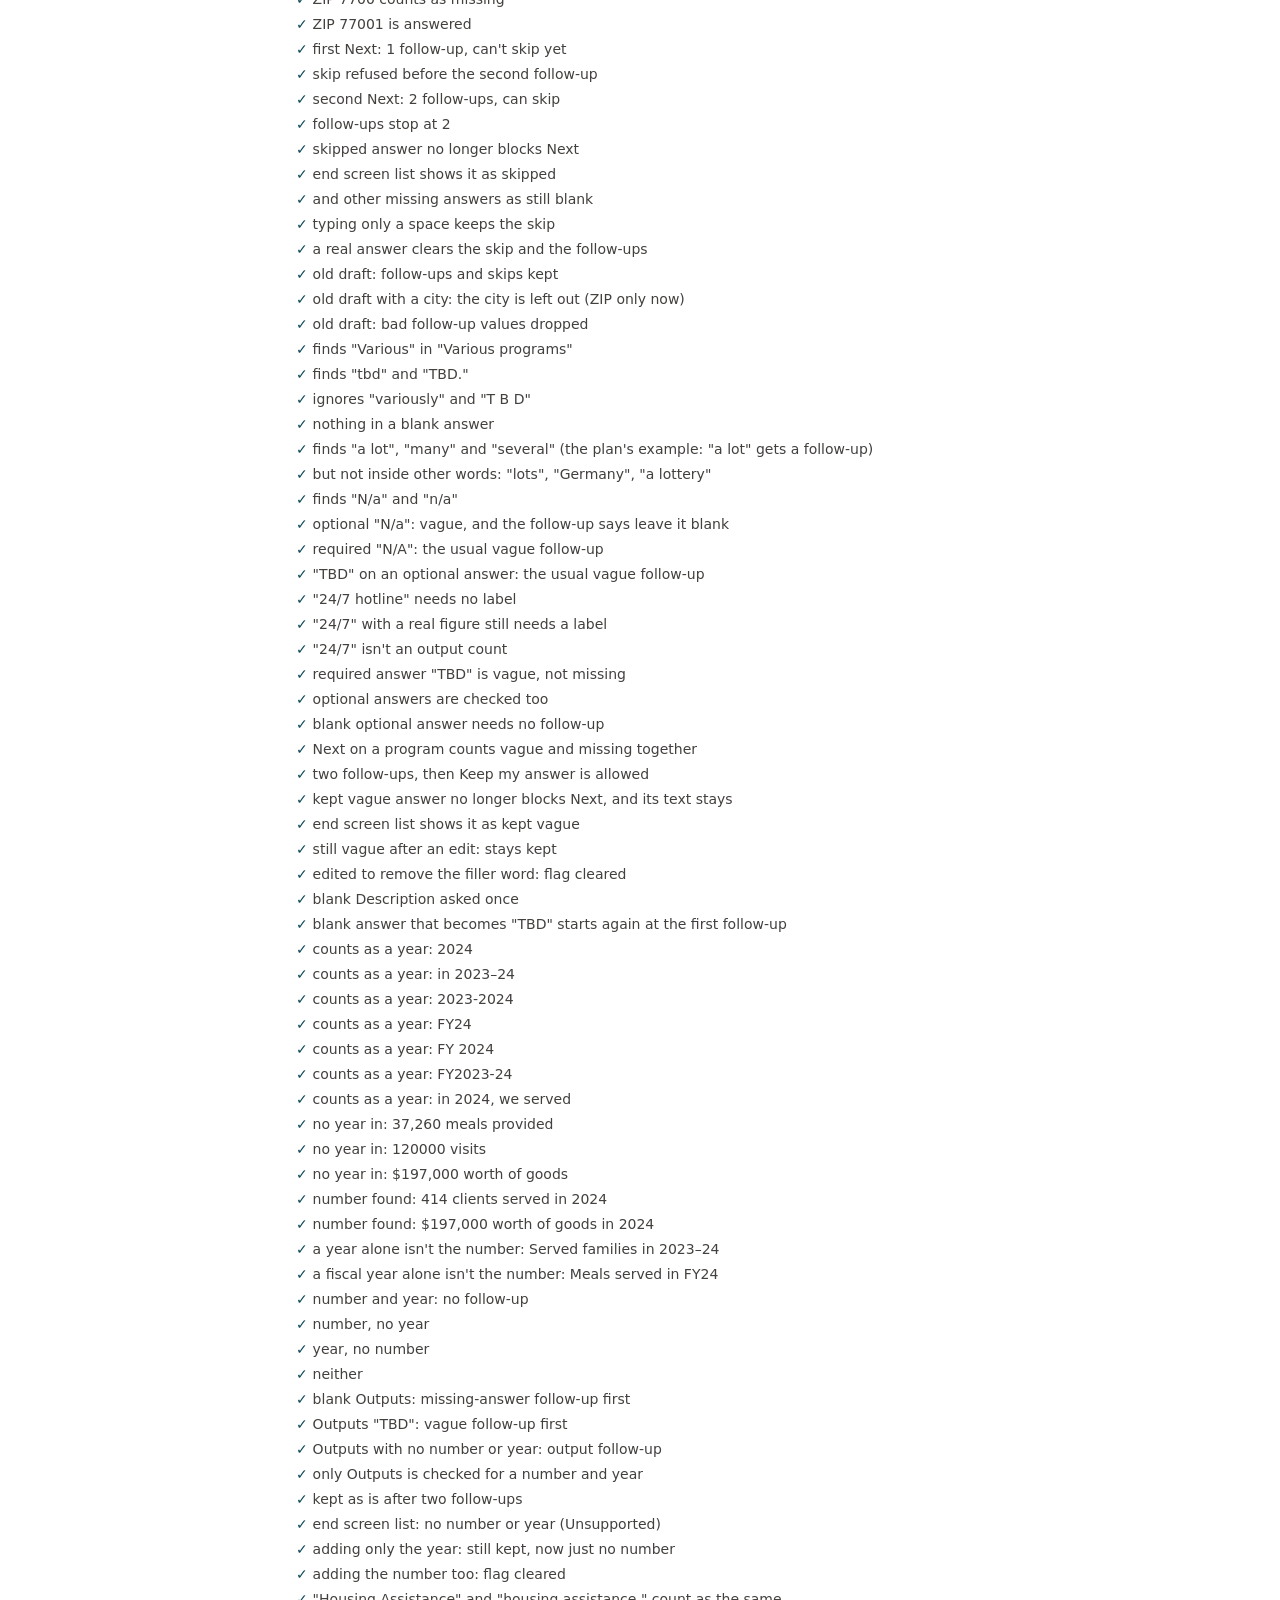
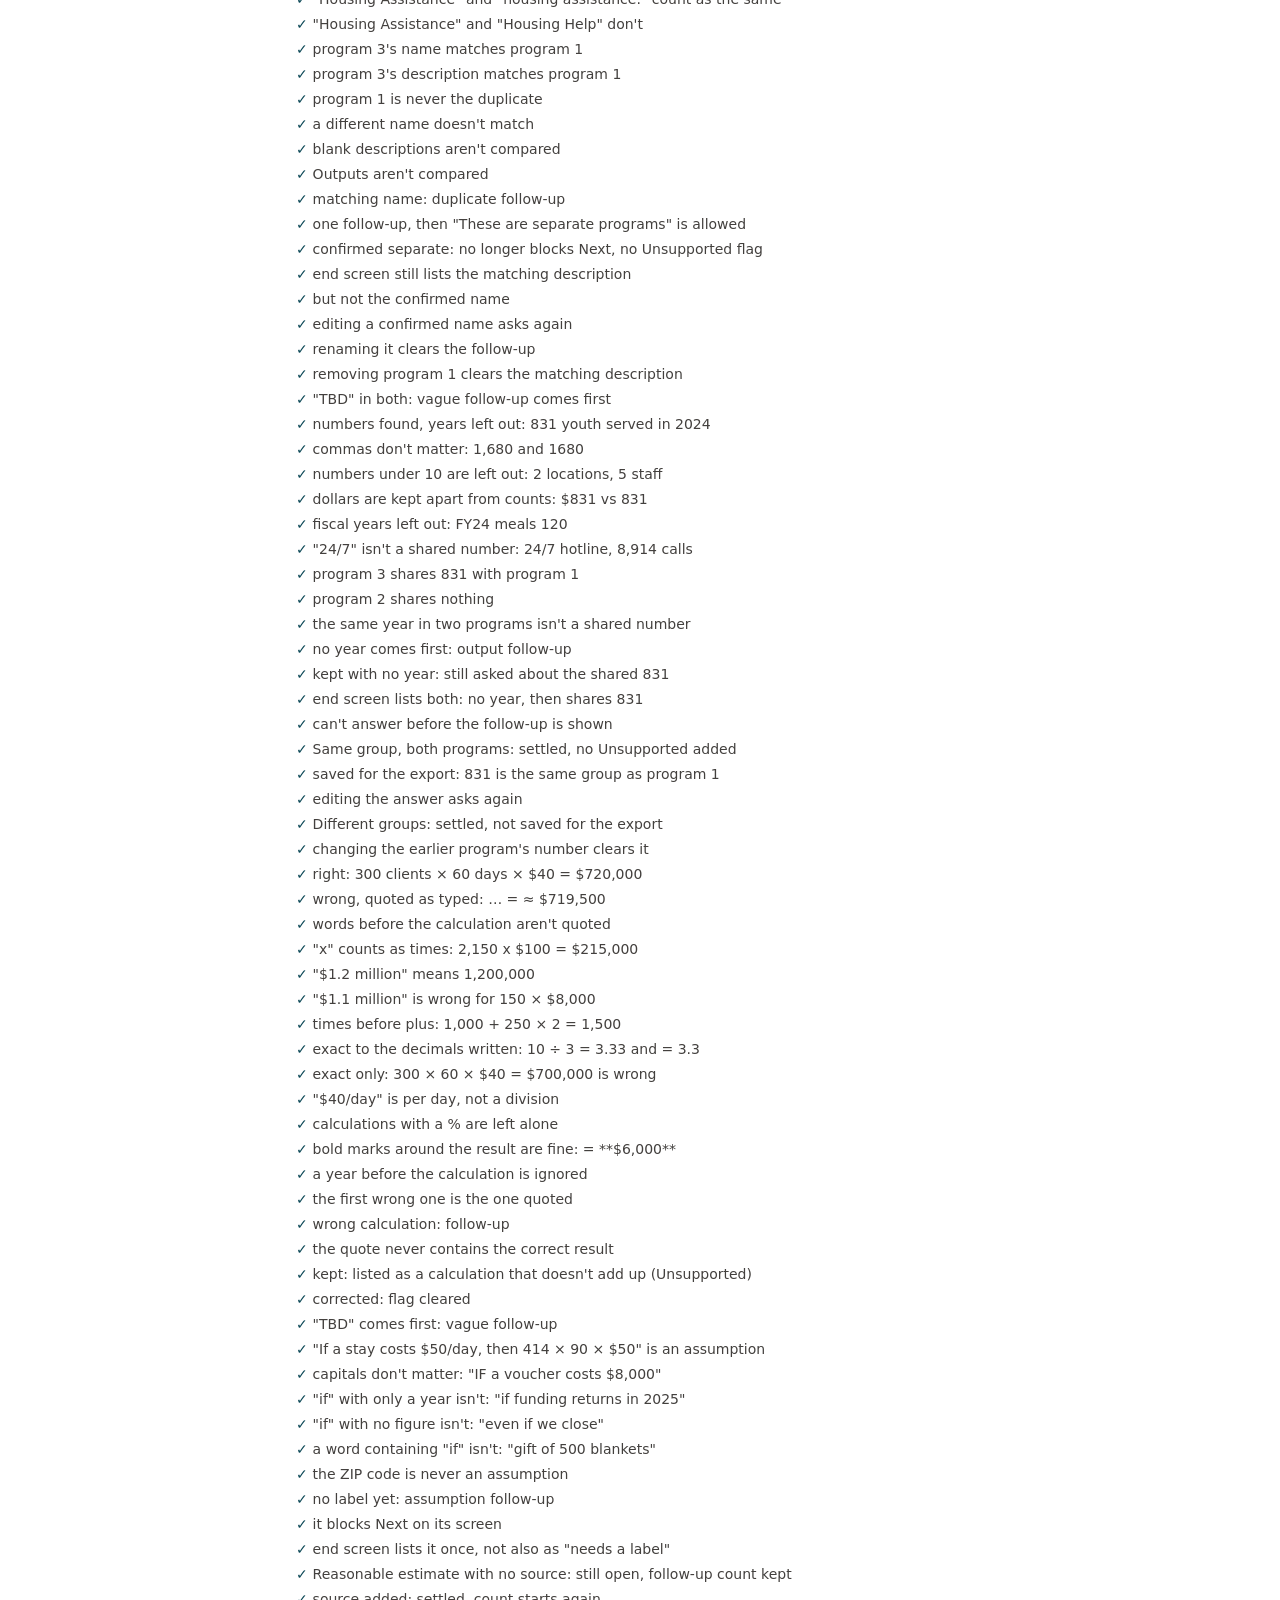
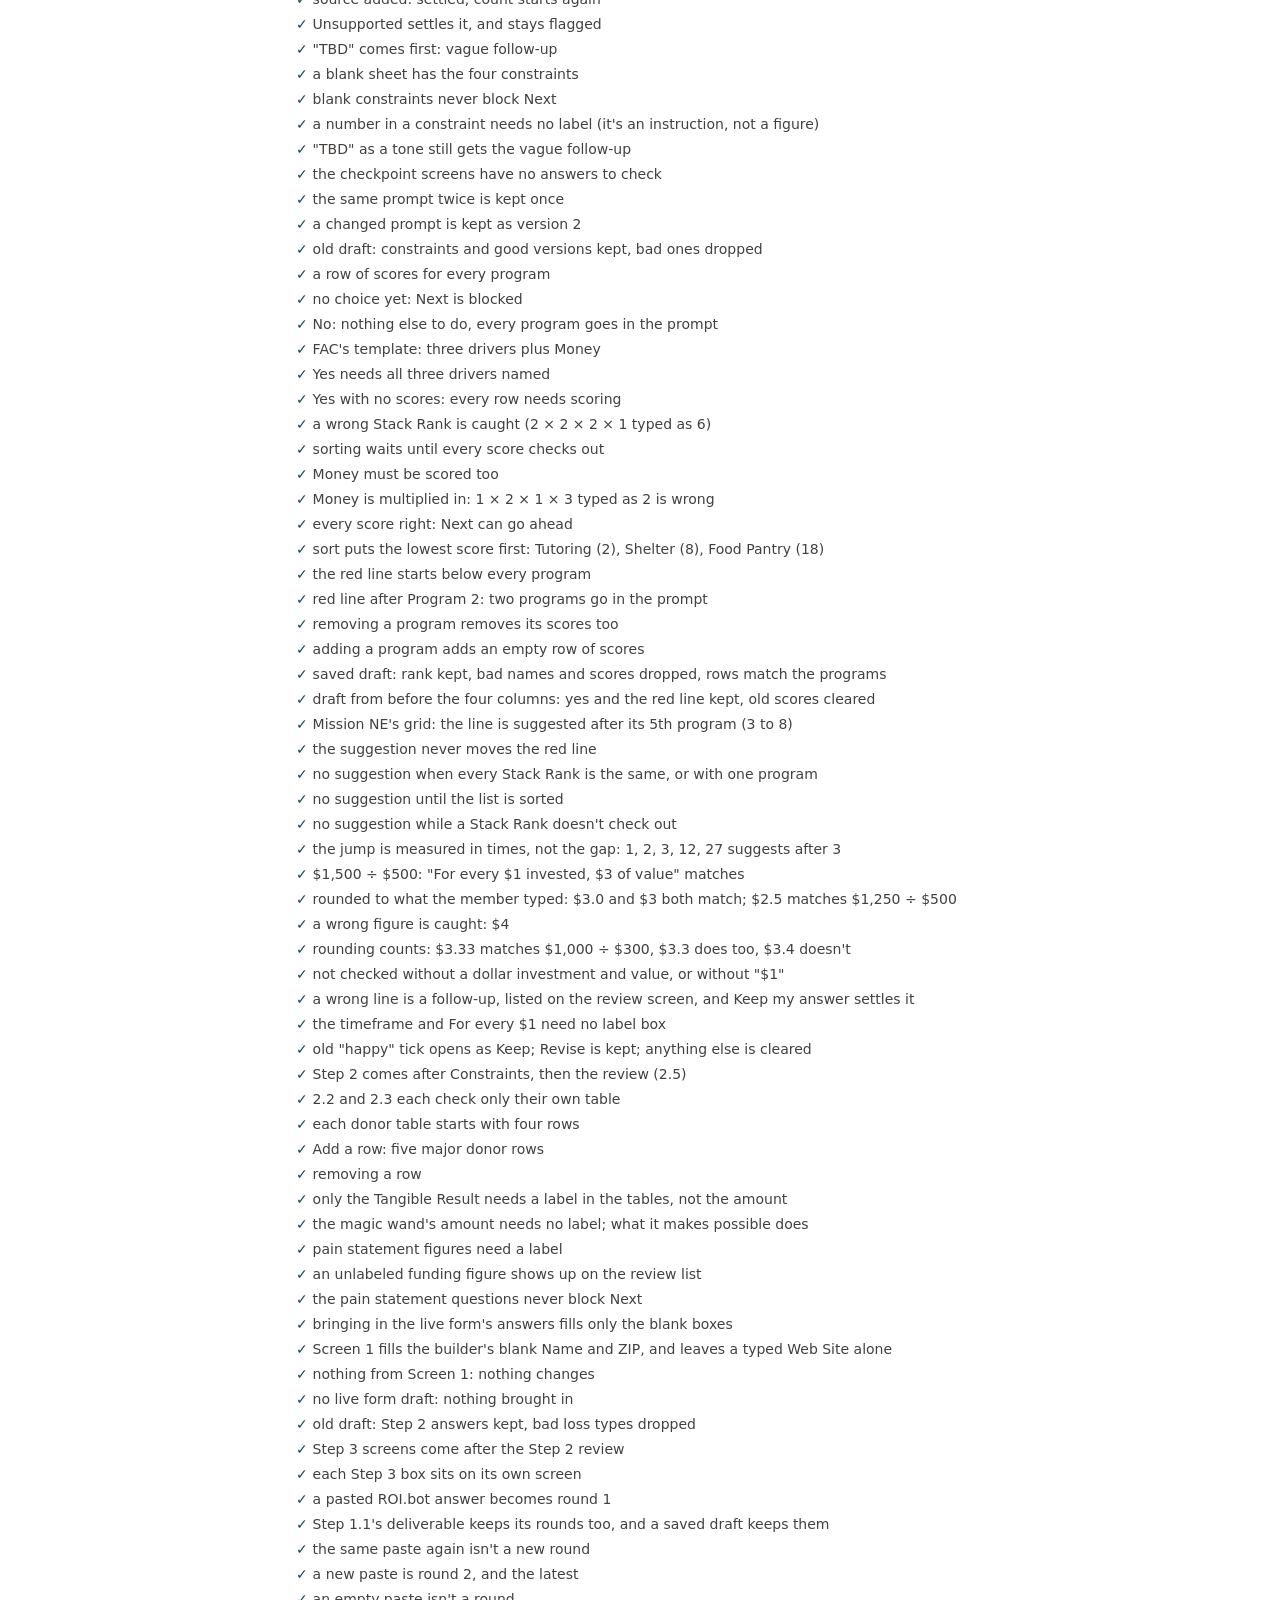
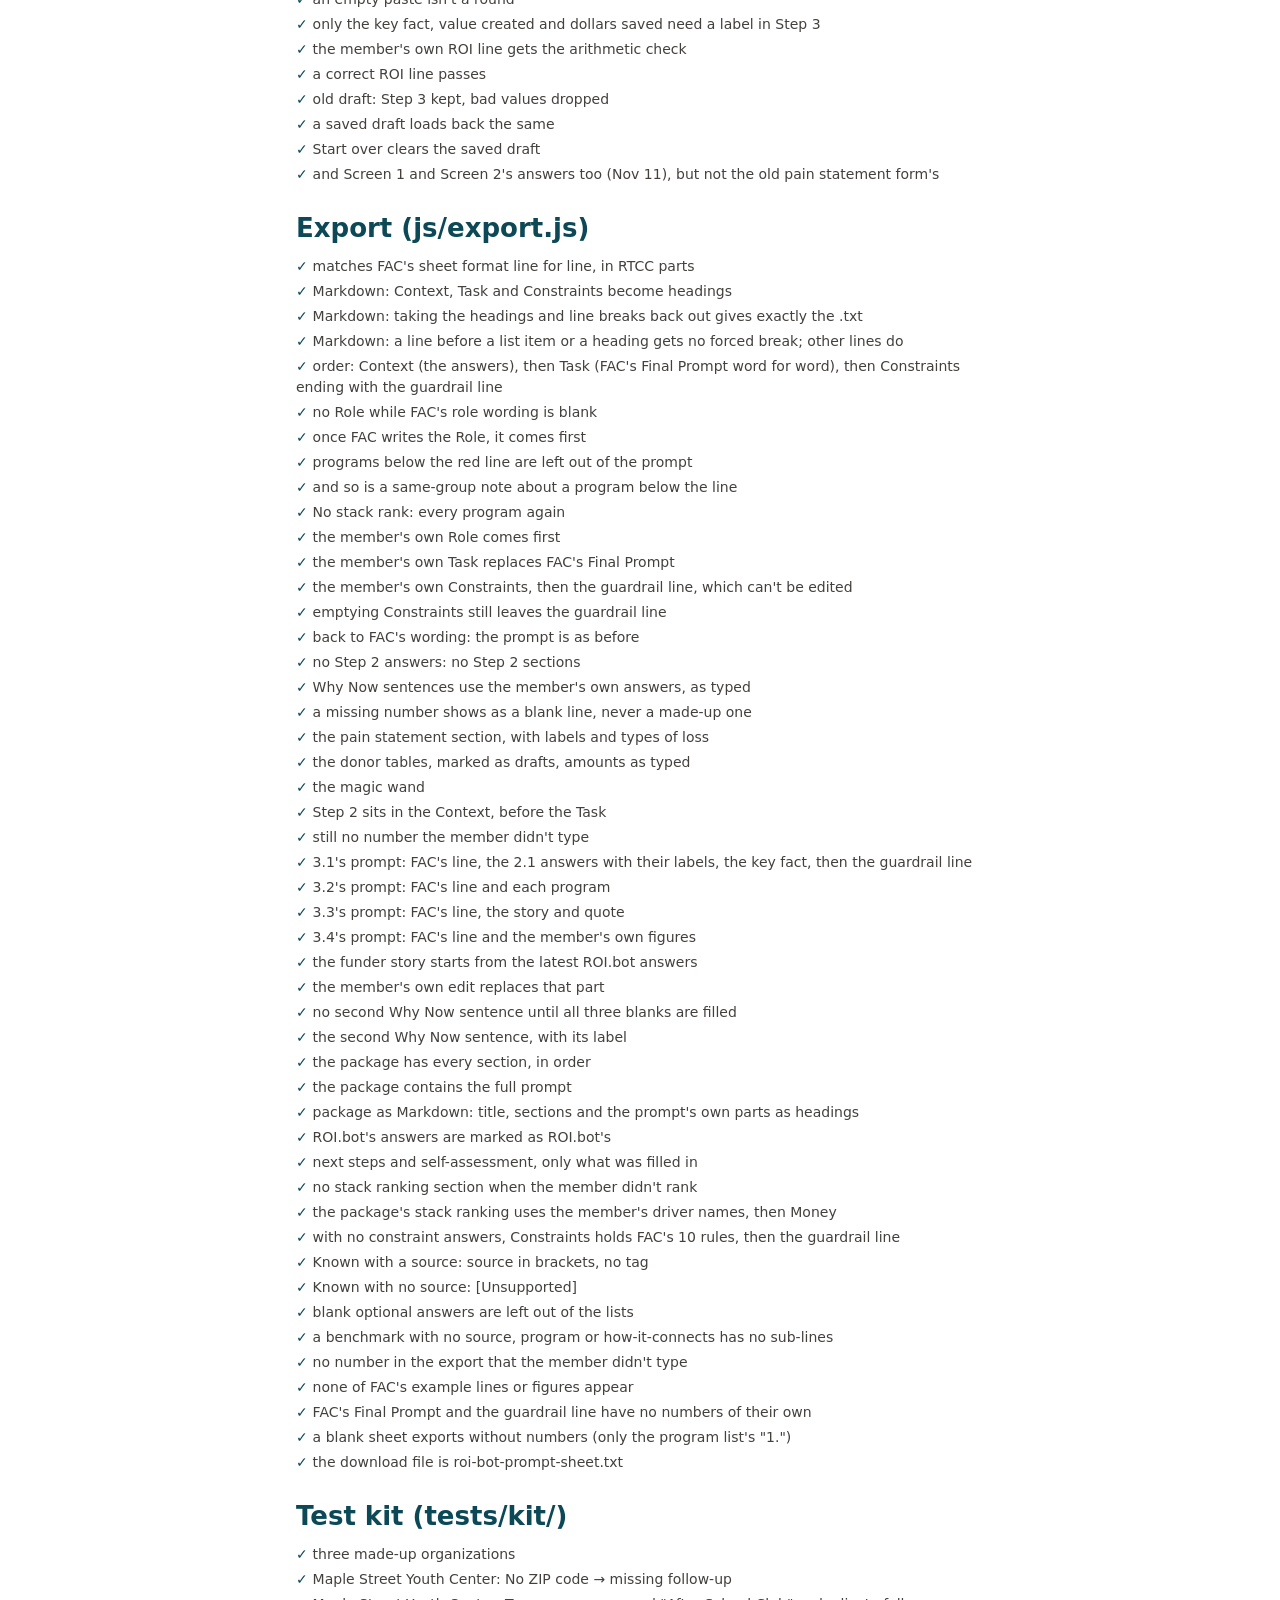
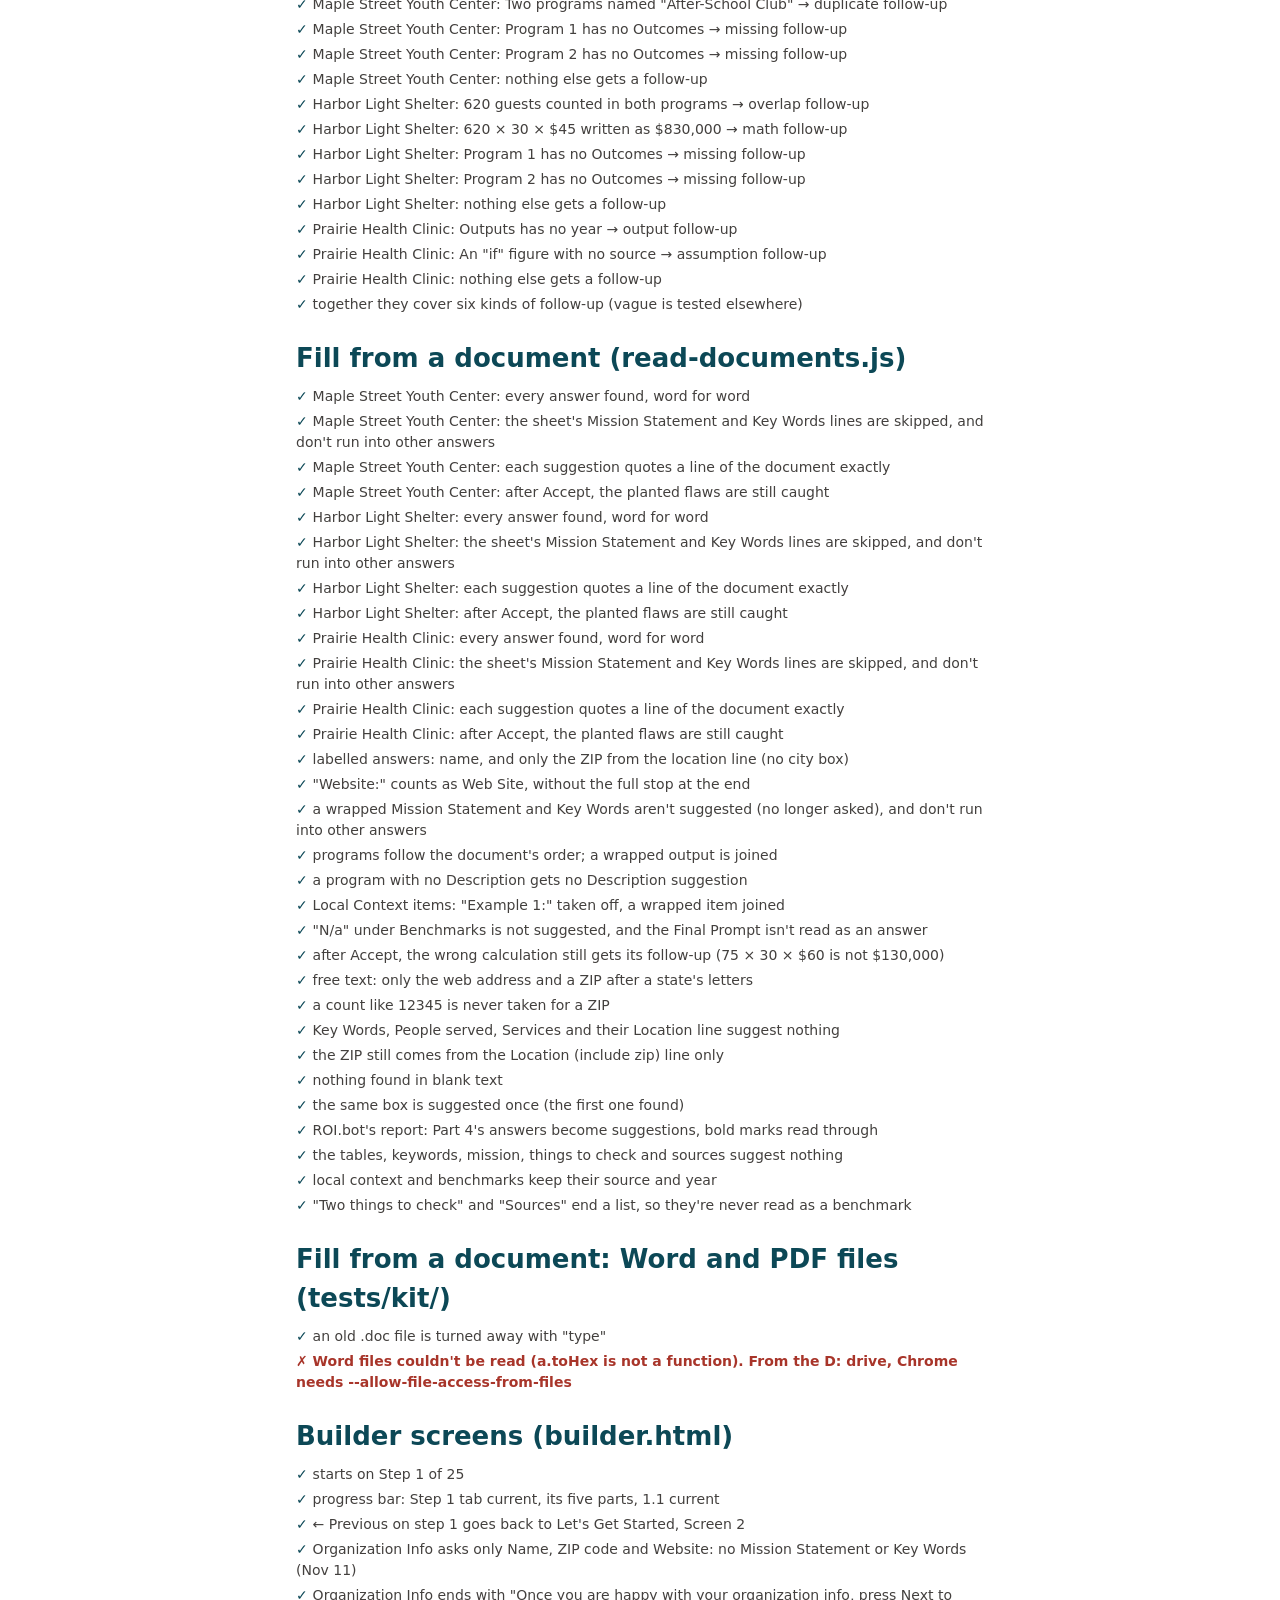
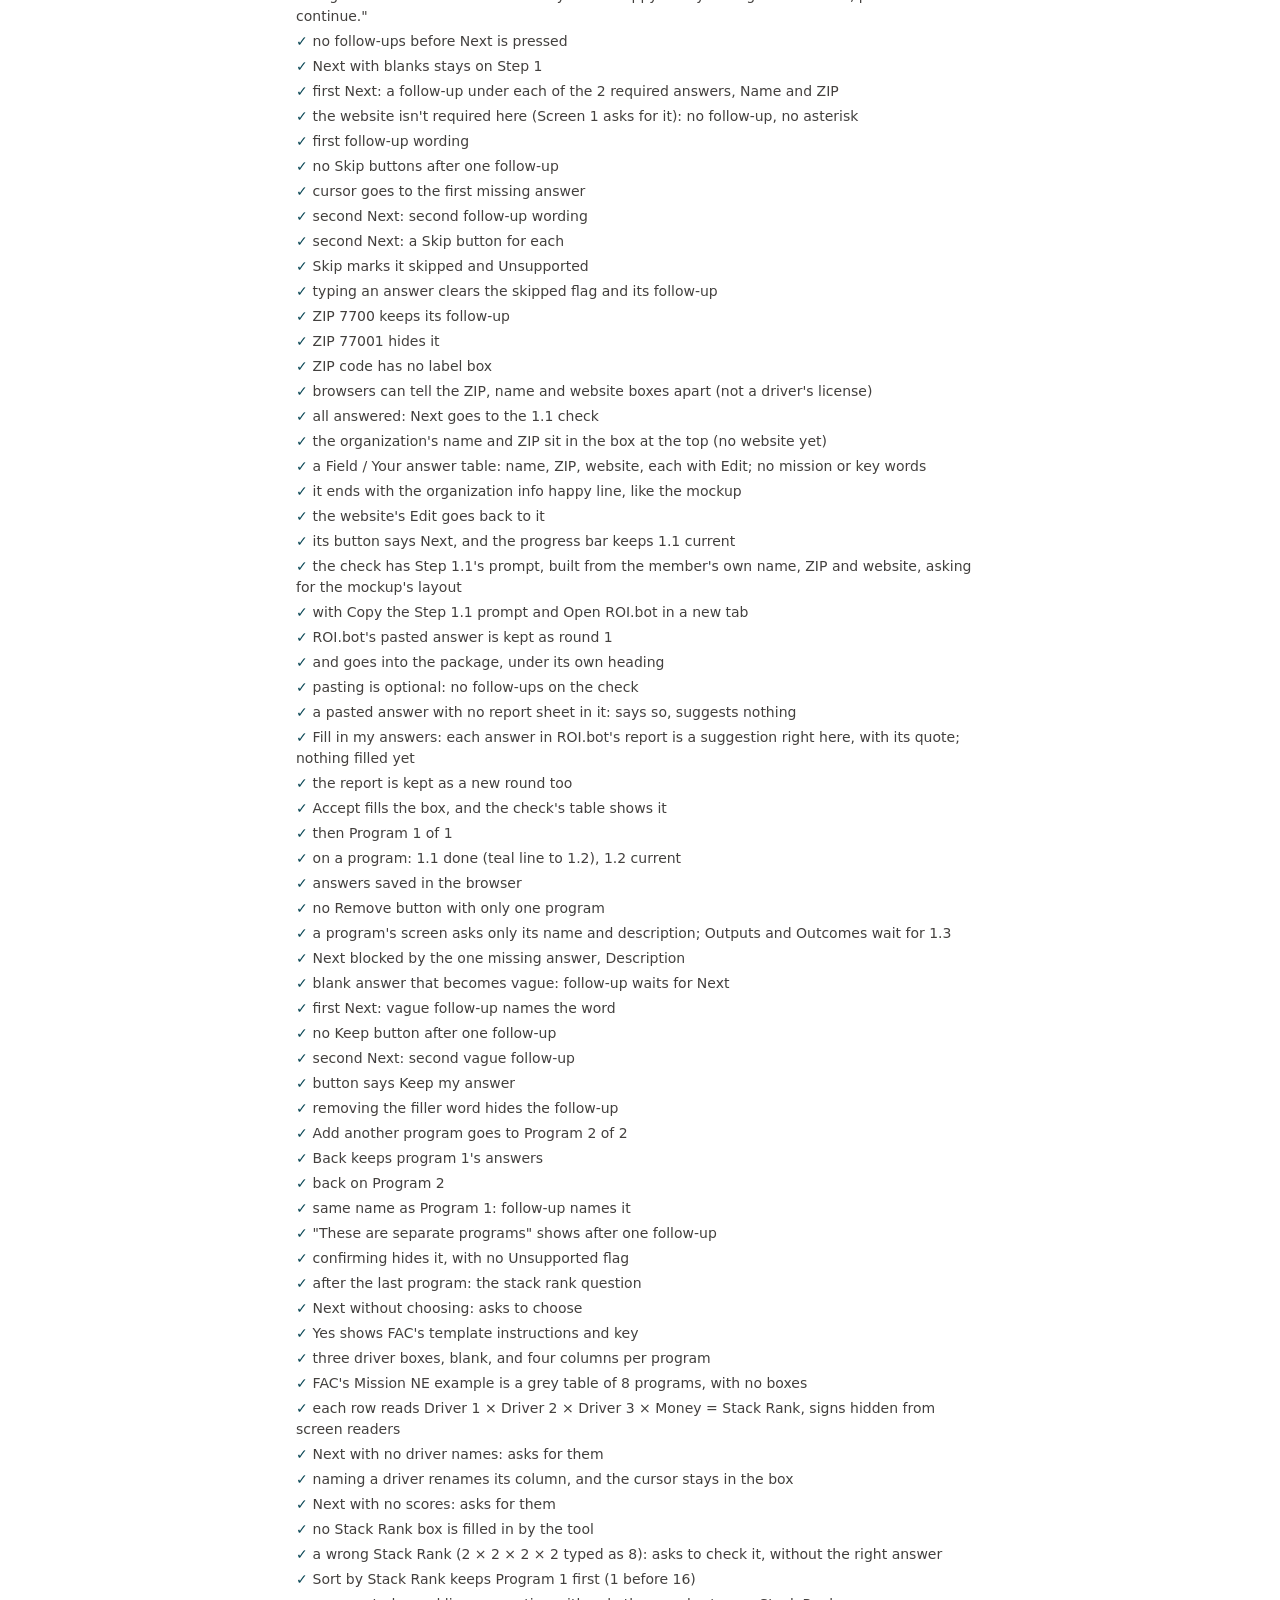
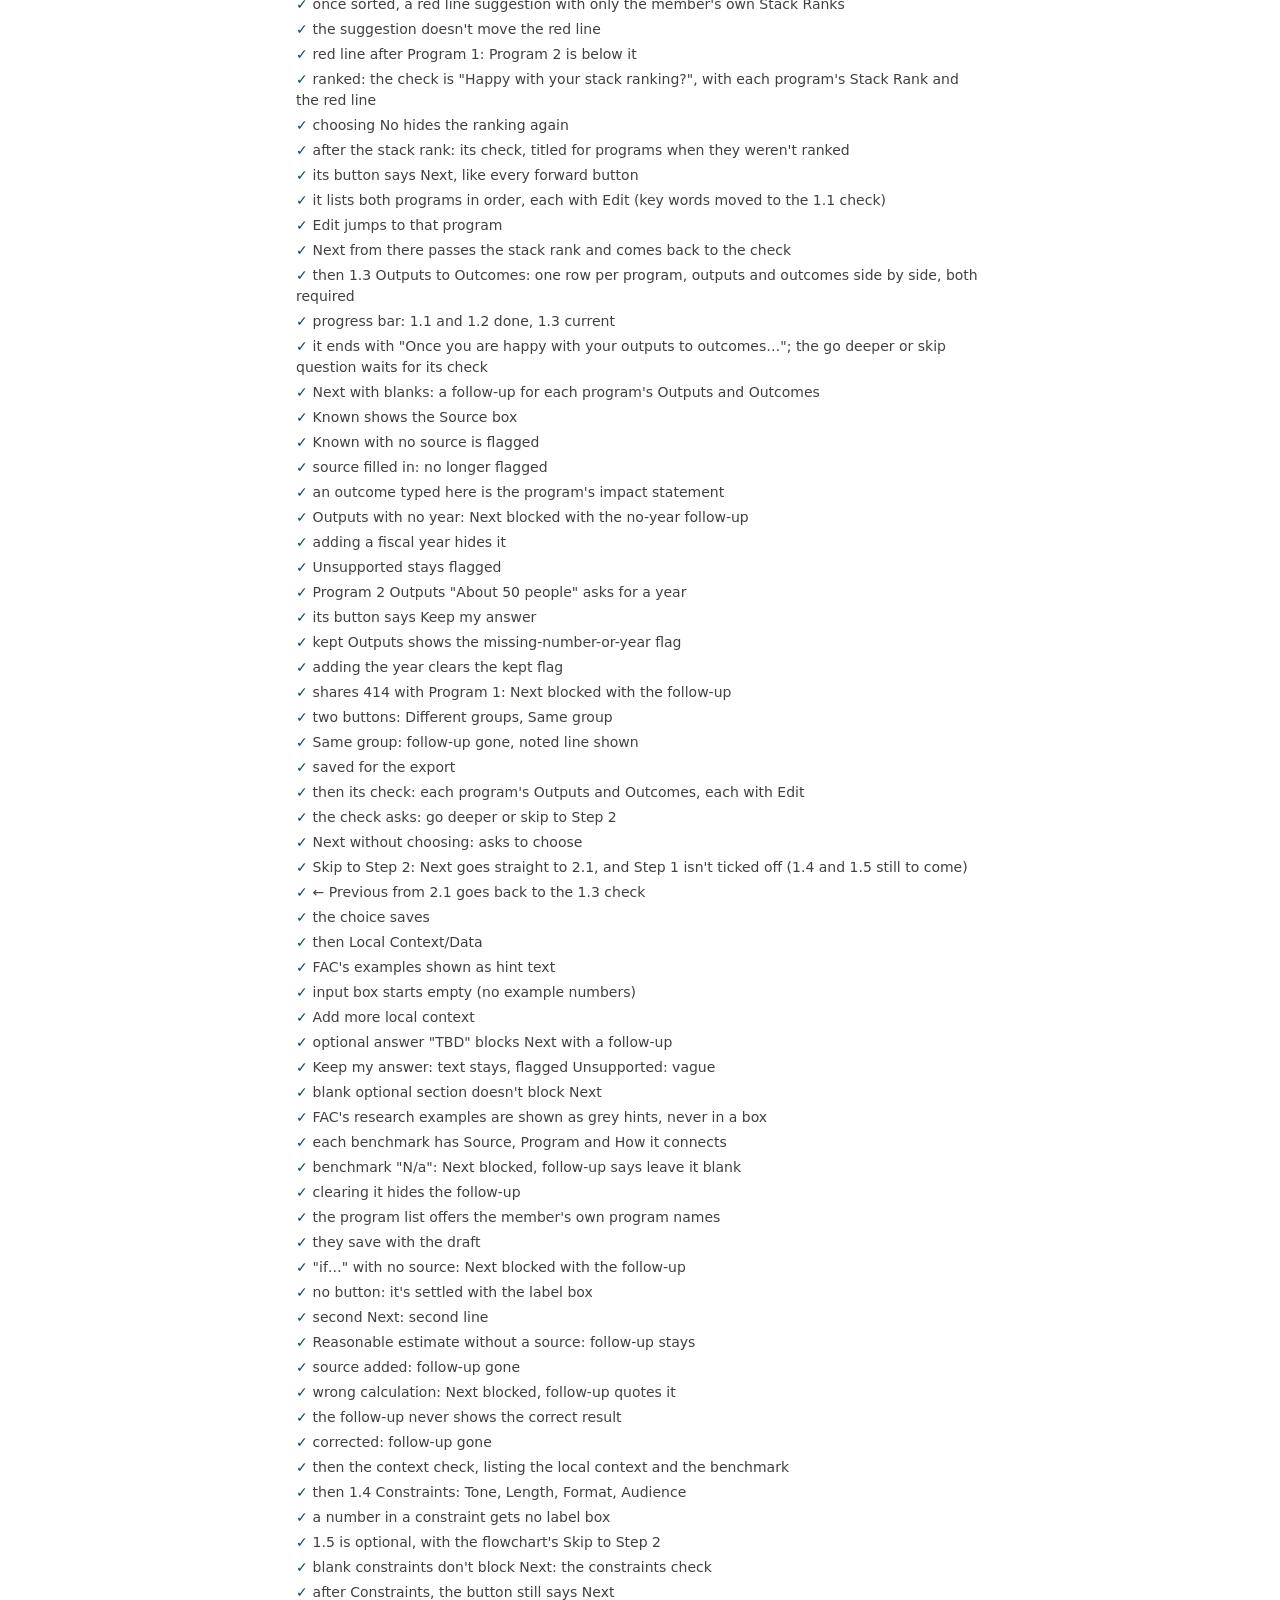
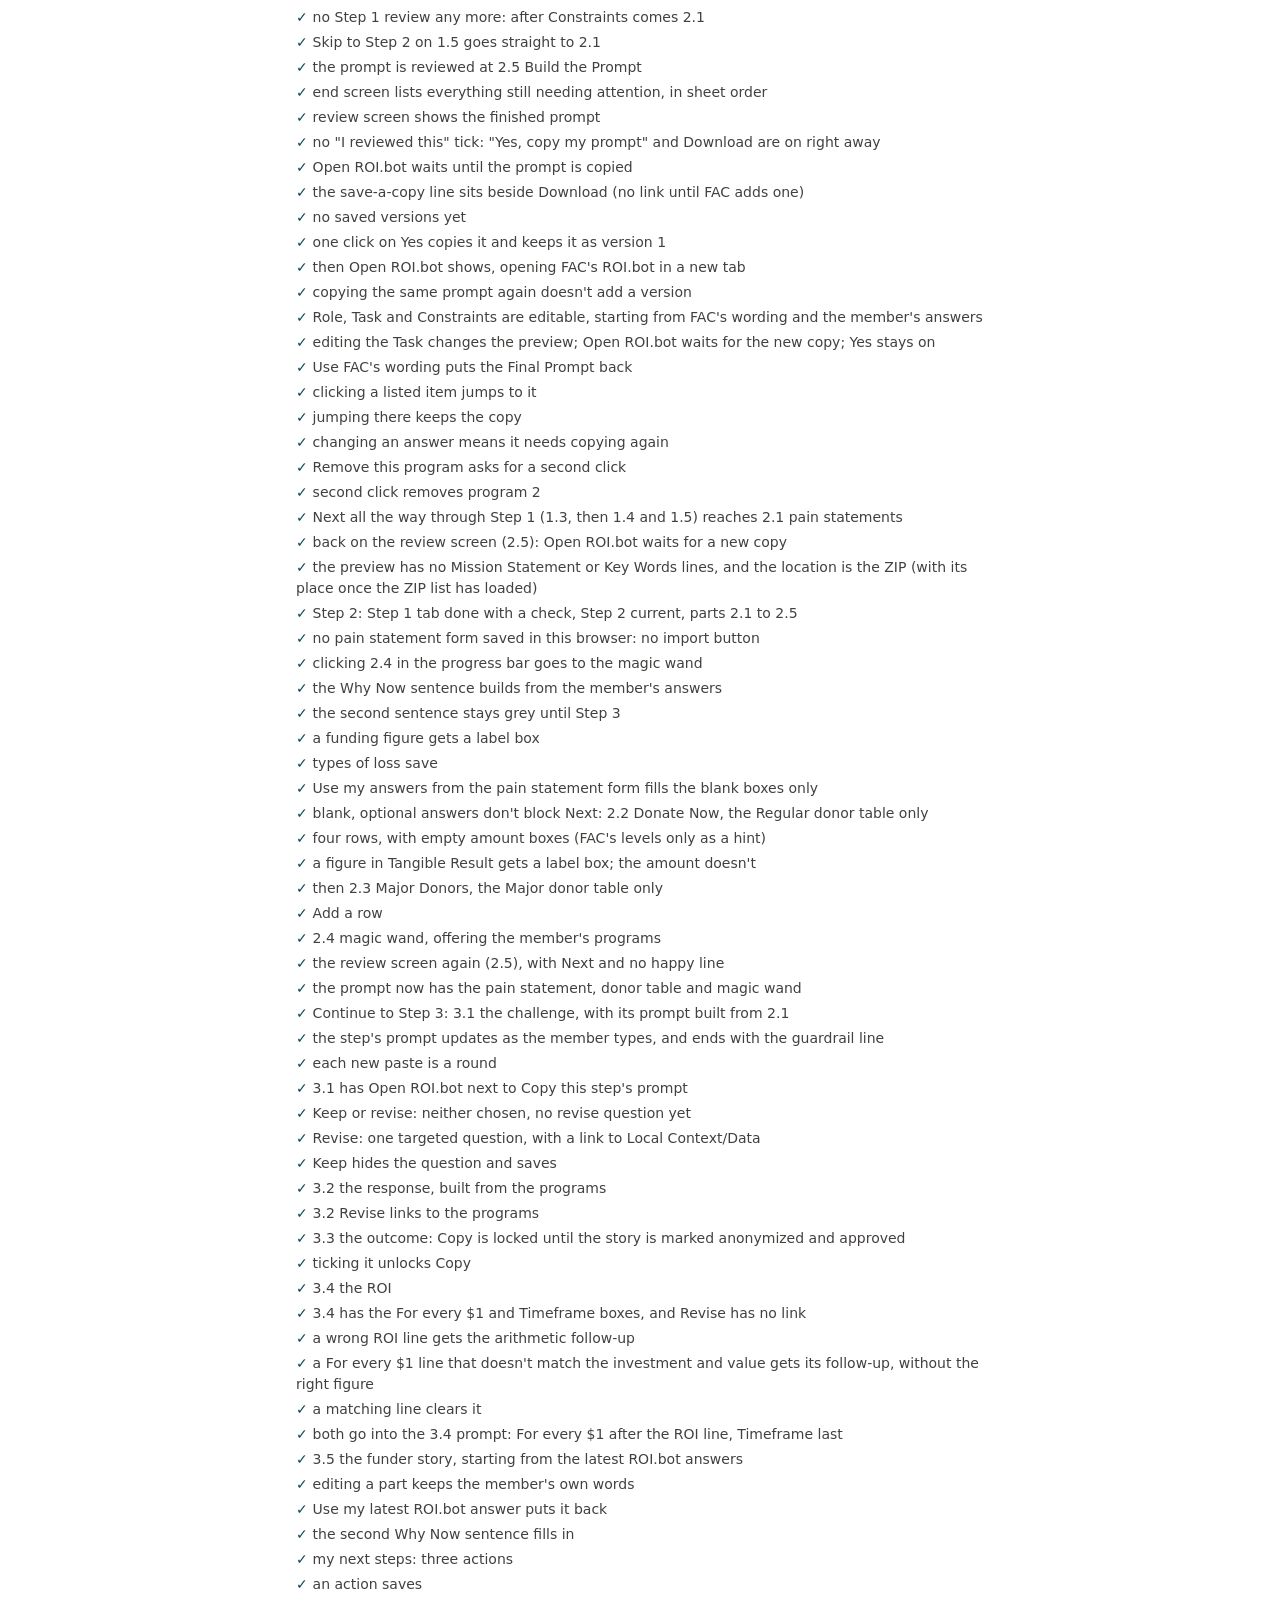
<file: tests/tests.html>
<!doctype html>
<html lang="en">
<head>
<meta charset="utf-8">
<meta name="viewport" content="width=device-width, initial-scale=1, viewport-fit=cover">
<title>Prompt Builder Tests</title>
<link rel="preconnect" href="https://fonts.googleapis.com">
<link rel="preconnect" href="https://fonts.gstatic.com" crossorigin>
<link rel="stylesheet" href="https://fonts.googleapis.com/css2?family=Young+Serif&family=Public+Sans:wght@400;500;600;700&family=IBM+Plex+Mono:wght@400;500&display=swap">
<link rel="stylesheet" href="../styles.css">
<style>
.sum { font-weight: 700; font-size: 18px; padding: 12px 16px; border-radius: 8px; border: 1px solid var(--line); background: var(--field); }
.sum.ok { color: var(--accent); border-color: var(--accent); }
.sum.bad { color: var(--danger); border-color: var(--danger); }
.report { display: grid; gap: 24px; }
.report section { display: grid; gap: 8px; }
.report ul { list-style: none; margin: 0; padding: 0; display: grid; gap: 4px; font-size: 14px; }
.report li.pass::before { content: "✓  "; color: var(--accent); font-weight: 700; }
.report li.fail { color: var(--danger); font-weight: 600; }
.report li.fail::before { content: "✗  "; font-weight: 700; }
.report li.note { color: var(--muted); font-style: italic; }
/* The builder and the live form run off screen while the tests type and click on them. */
.sandbox { position: absolute; left: -10000px; top: 0; width: 760px; height: 1200px; }
</style>
</head>
<body>

<div class="wrap">
  <header>
    <div class="eyebrow">Fundraising toolkit · Tests</div>
    <h1>Prompt builder tests</h1>
    <p>Each check shows a green ✓ or a red ✗. Any drafts saved in this browser are put aside while the tests run and put back afterwards.</p>
  </header>
  <div class="sum" id="summary">Running…</div>
  <div class="report" id="report"></div>
</div>

<!-- A hidden copy of builder.html's controls, so builder.js can run here. Keep the ids the same as builder.html. -->
<div class="sandbox" aria-hidden="true">
  <p id="brand"></p>
  <nav id="progress"><ol id="stepsTabs"></ol><ol id="parts"></ol></nav>
  <h1 id="title"></h1>
  <p id="intro"></p>
  <div id="counter"></div>
  <form id="screen" novalidate onsubmit="return false"></form>
  <button type="button" id="clear">Start over</button>
  <button type="button" id="back">Back</button>
  <button type="button" id="next">Next</button>
  <p id="afterNext" hidden></p>
</div>

<!-- run.js first: it puts aside saved drafts before the builder loads. -->
<script src="run.js"></script>
<script src="../js/questions.js"></script>
<script src="../js/sheet.js"></script>
<script src="../js/zip-place.js"></script>
<script>FACZip.lib = "../lib/";</script>
<script src="../js/export.js"></script>
<script src="../js/read-documents.js"></script>
<script src="../js/quick.js"></script>
<script src="../js/builder.js"></script>
<script src="test-questions.js"></script>
<script src="test-sheet.js"></script>
<script src="test-export.js"></script>
<script src="kit/kit.js"></script>
<script src="test-kit.js"></script>
<script src="test-read.js"></script>
<script src="test-builder.js"></script>
<script src="test-handoff.js"></script>
<script src="test-fields.js"></script>
<script src="test-report.js"></script>
<script src="test-form.js"></script>
<script src="test-screen1.js"></script>
<script src="test-zip.js"></script>
<script src="test-quick.js"></script>
<script>T.end();</script>
</body>
</html>
</file>
<file: styles.css>
/*
  Prompt sheet builder and how-to page. FAC's brand (Fundraising Accountant
  Community design system), as in FAC's "ROI.bot v2 Screen Mockups"
  (Screen 1): white page, dark teal headings, burnt orange calls to action,
  Calibri, light theme only. The live form (index.html) uses the same.
*/
:root {
  --page: #ffffff;        /* white: the page */
  --field: #ffffff;       /* white: the card */
  --paper: #f7fafb;       /* inputs and boxes inside the card */
  --input-line: #c3d3d8;
  --ink: #43403e;         /* dark gray: body text */
  --heading: #0c4856;     /* dark teal: headings and labels */
  --muted: #43403e;
  --soft: #7b7a76;        /* gray: placeholders and "(optional)" */
  --line: #dfe8eb;
  --accent: #0c4856;      /* dark teal: links and outlines */
  --turquoise: #0192c6;   /* input focus border */
  --cta: #c76128;         /* burnt orange: the main button */
  --accent-ink: #ffffff;
  --mark: #9a4a1c;
  --mark-bg: #fdf2e9;
  --danger: #a8352a;
  --slip: #f4f8f9;
  --display: Calibri, Carlito, "Segoe UI", system-ui, sans-serif;
  --body: Calibri, Carlito, "Segoe UI", system-ui, sans-serif;
  --mono: ui-monospace, Consolas, "Courier New", monospace;
  color-scheme: light;
}
[hidden] { display: none !important; }
/* Read out by screen readers, not shown. */
.sr { position: absolute; width: 1px; height: 1px; overflow: hidden; clip: rect(0 0 0 0); white-space: nowrap; }
* { box-sizing: border-box; }
body { margin: 0; background: var(--page); color: var(--ink); font-family: var(--body); font-size: 17px; line-height: 1.5; }

/* The bar across the top: FAC's name, and ROI.bot's logo (top right). */
.topbar { border-bottom: 1px solid var(--line); }
.topbar-in { max-width: 1120px; margin: 0 auto; padding: 20px max(16px, env(safe-area-inset-left, 0px)); display: flex; align-items: center; justify-content: space-between; gap: 16px; flex-wrap: wrap; min-height: 56px; }
.brand { margin: 0; font-size: 15px; font-weight: 700; letter-spacing: .12em; color: var(--heading); }
.logo { height: 56px; width: auto; display: block; }
@media (max-width: 560px) { .brand { font-size: 12px; letter-spacing: .1em; max-width: 16em; } .logo { height: 44px; } }
.wrap { max-width: 720px; margin: 0 auto; display: grid; gap: 28px;
  padding: 48px max(16px, env(safe-area-inset-right, 0px)) 64px max(16px, env(safe-area-inset-left, 0px)); }
header { display: grid; gap: 10px; }
h1 { font-family: var(--display); font-weight: 700; font-size: clamp(32px, 5vw, 44px); line-height: 1.1; margin: 0; color: var(--heading); text-wrap: balance; }
header p { margin: 0; font-size: 20px; }
@media (max-width: 560px) { header p { font-size: 18px; } }
.counter { font-size: 15px; color: var(--soft); }

/*
  Progress bar (FAC's Version 2 build plan): two rows. Top: the three steps
  as tabs; the current one is tinted with a filled teal number, finished
  ones show a teal check, steps to come are gray. Bottom: a tinted panel
  joined to the current tab with that step's five parts as numbered dots;
  current = filled teal, done = teal outline and a teal line to the next
  dot, to come = gray outline. Titles always show, smaller on phones.
*/
.progress { display: grid; }
.wrap { grid-template-columns: minmax(0, 1fr); }
.wrap > * { min-width: 0; }
.parts .part-label, .steps-tabs li { hyphens: auto; }
.steps-tabs { list-style: none; margin: 0; padding: 0; display: flex; gap: 8px; }
.steps-tabs li { flex: 1 1 0; display: flex; align-items: center; gap: 8px; padding: 12px 16px; border-radius: 16px 16px 0 0; color: var(--soft); font-size: 15px; line-height: 1.2; min-width: 0; }
.steps-tabs .num { flex: none; width: 30px; height: 30px; border-radius: 50%; border: 2px solid var(--soft); display: flex; align-items: center; justify-content: center; font-weight: 700; font-size: 15px; }
.steps-tabs .current { background: var(--slip); color: var(--heading); font-weight: 700; }
.steps-tabs .current .num { background: var(--heading); border-color: var(--heading); color: #ffffff; }
.steps-tabs .done { color: var(--heading); }
.steps-tabs .done .num { border-color: var(--heading); color: var(--heading); }
.parts { list-style: none; margin: 0; padding: 24px 16px; background: var(--slip); border-radius: 16px; display: flex; }
.progress[data-step="0"] .parts { border-top-left-radius: 0; }
.progress[data-step="2"] .parts { border-top-right-radius: 0; }
.parts li { flex: 1 1 0; display: flex; flex-direction: column; align-items: center; gap: 8px; position: relative; text-align: center; min-width: 0; }
.parts li + li::before { content: ""; position: absolute; top: 17px; right: calc(50% + 20px); left: calc(-50% + 20px); height: 2px; background: var(--input-line); }
.parts li.after-done::before { background: var(--heading); }
.parts .dot { width: 36px; height: 36px; border-radius: 50%; border: 2px solid var(--soft); color: var(--soft); background: var(--page); display: flex; align-items: center; justify-content: center; font: inherit; font-size: 15px; font-weight: 700; padding: 0; position: relative; }
button.dot { cursor: pointer; }
.parts .done .dot { border-color: var(--heading); color: var(--heading); }
.parts .current .dot { background: var(--heading); border-color: var(--heading); color: #ffffff; }
.parts .part-label { font-size: 14px; line-height: 1.25; color: var(--ink); padding: 0 4px; }
.parts .current .part-label { font-weight: 700; color: var(--heading); }
@media (max-width: 560px) {
  .steps-tabs { gap: 4px; }
  .steps-tabs li { padding: 8px; font-size: 13px; flex-direction: column; text-align: center; gap: 4px; }
  .parts { padding: 16px 4px; }
  .parts .dot { width: 30px; height: 30px; font-size: 13px; }
  .parts li + li::before { top: 14px; right: calc(50% + 17px); left: calc(-50% + 17px); }
  .parts .part-label { font-size: 11px; padding: 0 1px; }
  .parts .current .part-label { font-weight: 400; }
  .parts { padding: 16px 2px; }
}

#screen { border: 1px solid var(--line); border-radius: 16px; background: var(--field); padding: 32px; display: grid; gap: 24px; min-width: 0; box-shadow: 0 2px 12px rgba(12, 72, 86, .06); }
@media (max-width: 560px) { #screen { padding: 24px 16px; } }
h2 { font-family: var(--display); font-weight: 700; font-size: 26px; margin: 0; display: flex; flex-wrap: wrap; gap: 10px; align-items: baseline; color: var(--heading); }
h2:focus { outline: none; }
h2 .num { font-size: 16px; color: var(--heading); }
.hint { margin: 0; color: var(--muted); font-size: 15px; max-width: 65ch; }
.f { display: grid; gap: 8px; min-width: 0; }
.f-zip { max-width: 240px; }
label, .lbl { font-weight: 700; font-size: 17px; color: var(--heading); }
.req { color: var(--danger); font-weight: 700; margin-left: 2px; }
.opt { color: var(--soft); font-weight: 400; font-size: 15px; font-family: var(--body); }
input[type=text], input[type=url], input[type=email], textarea {
  font: inherit; font-size: 18px; color: var(--ink); background: var(--paper); border: 1px solid var(--input-line); border-radius: 10px;
  padding: 12px 16px; width: 100%; min-width: 0;
}
input[type=text], input[type=url], input[type=email] { min-height: 52px; }
::placeholder { color: var(--soft); }
textarea { min-height: 72px; resize: vertical; }
input[type=text]:focus, input[type=url]:focus, input[type=email]:focus, textarea:focus { outline: none; border: 2px solid var(--turquoise); padding: 11px 15px; }
input[type=checkbox]:focus-visible, input[type=radio]:focus-visible { outline: 2px solid var(--turquoise); outline-offset: 2px; }
button:focus-visible, a:focus-visible, select:focus-visible { outline: 2px solid var(--turquoise); outline-offset: 2px; }

/* FAC's example lines: grey hint text, never inside an input. */
.examples { color: var(--muted); font-size: 14px; border-left: 2px solid var(--line); padding-left: 12px; }
.examples ul { margin: 4px 0 0; padding-left: 18px; }
.ex-tag { font-size: 12px; font-weight: 600; letter-spacing: .06em; text-transform: uppercase; }

/* Follow-up under a missing required answer, and the flag once it is skipped. */
.invalid { border-color: var(--danger) !important; box-shadow: 0 0 0 1px var(--danger); }
.fu { display: flex; flex-wrap: wrap; gap: 8px 12px; align-items: center; }
.fu-q { margin: 0; color: var(--danger); font-size: 14px; font-weight: 600; flex: 1 1 260px; }
.fu-skip { padding: 6px 12px; font-size: 14px; }
.skipped.noted { color: var(--accent); background: transparent; border-color: var(--accent); }
.skipped { margin: 0; font-size: 15px; font-weight: 700; color: var(--mark); background: var(--mark-bg); border: 1px solid var(--mark); border-radius: 6px; padding: 6px 10px; }

.item-head { display: flex; justify-content: space-between; align-items: center; gap: 8px; }

/* Label box: appears under an answer once it contains a number. */
.lab { display: grid; gap: 8px; margin-top: 4px; padding: 12px; border-radius: 8px; background: var(--slip); border: 1px solid var(--line); }
.lab[data-status="needsLabel"], .lab[data-status="needsNote"], .lab[data-status="unsupported"] { border-color: var(--mark); background: var(--mark-bg); }
.lab-state { margin: 0; font-size: 13px; }
.lab-state.needsLabel, .lab-state.needsNote, .lab-state.unsupported { color: var(--mark); font-weight: 600; }
.lab-state:empty { display: none; }

.choice { display: flex; flex-wrap: wrap; gap: 8px; }
.choice label { display: flex; gap: 8px; align-items: center; font-weight: 400; color: var(--ink); border: 1px solid var(--input-line); border-radius: 999px; padding: 8px 16px; cursor: pointer; background: var(--paper); }
.choice label:has(input:checked) { border-color: var(--accent); color: var(--accent); font-weight: 700; }
.choice input { accent-color: var(--accent); margin: 0; }

.icon-btn { background: none; border: 1px solid var(--line); color: var(--muted); border-radius: 6px; width: 36px; height: 36px; cursor: pointer; font-size: 18px; flex: none; }
.icon-btn:hover { color: var(--danger); border-color: var(--danger); }
button.btn, a.btn { font: inherit; font-weight: 700; font-size: 17px; border-radius: 10px; padding: 10px 20px; min-height: 48px; cursor: pointer; border: 1px solid var(--accent); }
a.btn { display: inline-block; text-decoration: none; }
a.btn[hidden] { display: none; }
/* Version 2 plan: burnt orange only on Next (and Send); other main buttons are dark teal. */
.btn.primary { background: var(--heading); border-color: var(--heading); color: var(--accent-ink); }
.btn.next { background: var(--cta); border-color: var(--cta); color: var(--accent-ink); min-height: 52px; padding: 0 32px; font-size: 20px; margin-left: auto; }
button.btn.next:disabled { opacity: .5; }
@media (max-width: 560px) { .nav { flex-direction: column-reverse; align-items: stretch; } .nav .btn { width: 100%; margin-left: 0; } }
.btn.ghost { background: transparent; color: var(--accent); }
.btn.quiet { background: transparent; color: var(--muted); border-color: var(--input-line); }
button.btn:disabled { opacity: .45; cursor: default; }
.actions { display: flex; flex-wrap: wrap; gap: 10px; }
.nav { display: flex; flex-wrap: wrap; gap: 10px; justify-content: space-between; align-items: center; }
.nav-sub { display: flex; justify-content: flex-end; margin-top: -8px; }
.btn.small { min-height: 36px; padding: 4px 12px; font-size: 15px; font-weight: 400; }

/* The how-to page's "Why now" and AI note boxes, and the research examples. */
.note-box { border: 1px solid var(--line); border-radius: 10px; background: var(--slip); padding: 16px 20px; display: grid; gap: 8px; }
.note-box p, .note-box ul { margin: 0; }
.examples table { border-collapse: collapse; width: 100%; margin-top: 6px; font-size: 13px; }
.examples th, .examples td { text-align: left; vertical-align: top; padding: 4px 8px 4px 0; border-bottom: 1px solid var(--line); }

/* The "how to use" page and the link to it. */
.howto { margin: 0; padding-left: 22px; display: grid; gap: 10px; }
a { color: var(--accent); font-weight: 600; }

/* Review screen: the finished prompt and the "I reviewed this" lock. */
#exportPreview, .preview { font-family: var(--mono); font-size: 12.5px; line-height: 1.6; white-space: pre-wrap; word-break: break-word; margin: 0; max-height: 60vh; overflow: auto; background: var(--paper); border: 1px solid var(--line); border-radius: 6px; padding: 14px; }
.review-check { display: flex; gap: 8px; align-items: center; font-size: 15px; }
.review-check input { accent-color: var(--accent); width: 18px; height: 18px; margin: 0; }
#exportMsg { margin: 0; font-size: 14px; color: var(--muted); min-height: 1.5em; }

/* Editable Role, Task and Constraints on the review screen. */
.rtcc { display: grid; gap: 12px; padding: 14px; border: 1px solid var(--line); border-radius: 8px; background: var(--paper); }
.rtcc textarea { background: var(--field); }

/* A benchmark's source, program and how it connects. */
.bench-extra { display: grid; gap: 12px; margin-top: 6px; padding-left: 12px; border-left: 2px solid var(--line); }

/* Step 3: each step's prompt and the package preview. */
.step-prompt, #pkgPreview { font-family: var(--mono); font-size: 12.5px; line-height: 1.6; white-space: pre-wrap; word-break: break-word; margin: 0; max-height: 50vh; overflow: auto; background: var(--paper); border: 1px solid var(--line); border-radius: 6px; padding: 12px; }
.donor-row label { display: grid; gap: 4px; font-weight: 600; font-size: 14px; }
.donor-row input[type=date], .donor-row select { font: inherit; color: var(--ink); background: var(--paper); border: 1px solid var(--line); border-radius: 6px; padding: 8px 10px; }

/* Step 2: the Why Now preview and the donor tables. */
.why-preview { border: 1px solid var(--line); border-radius: 8px; background: var(--paper); padding: 12px 14px; display: grid; gap: 6px; }
.why-preview p { margin: 0; }
.why-grey { color: var(--muted); }
.donor-table { display: grid; gap: 10px; }
.donor-row { border: 1px solid var(--line); border-radius: 8px; padding: 10px 12px; display: grid; gap: 10px; grid-template-columns: repeat(auto-fit, minmax(200px, 1fr)); align-items: start; }
.donor-row .item-head { grid-column: 1 / -1; }

/* Stack rank: one row per program. */
.rank-table { display: grid; gap: 10px; }
.rank-row { border: 1px solid var(--line); border-radius: 8px; padding: 10px 12px; display: grid; gap: 8px; }
.rank-row.invalid-row { border-color: var(--danger); box-shadow: 0 0 0 1px var(--danger); }
.rank-cells { display: flex; flex-wrap: wrap; gap: 8px 16px; align-items: center; }
.rank-cells label { display: flex; gap: 6px; align-items: center; font-weight: 500; }
.rank-cells select, .rank-line, .f select { font: inherit; color: var(--ink); background: var(--paper); border: 1px solid var(--line); border-radius: 6px; padding: 6px 8px; }
.rank-score { width: 5em !important; }
.rank-name { width: 10em !important; }
.rank-op { color: var(--muted); font-weight: 600; }
.revise-q { font-weight: 600; margin: 10px 0 2px; }
.rank-total { display: flex; gap: 16px; align-items: center; }
.rank-example { margin-bottom: 14px; overflow-x: auto; max-width: 100%; }
.rank-example td:not(:first-child), .rank-example th:not(:first-child) { text-align: center; }
.rank-intro p, .rank-intro ul { margin: 0 0 6px; }
.rank-intro ul { padding-left: 1.3em; }

/* "Happy with...?" checks and the saved versions. */
.checklist { margin: 0; padding-left: 20px; display: grid; gap: 8px; }
.version { border: 1px solid var(--line); border-radius: 6px; padding: 10px 12px; margin-top: 8px; }
.version summary { cursor: pointer; font-weight: 600; }
.version-text { font-family: var(--mono); font-size: 12px; line-height: 1.6; white-space: pre-wrap; word-break: break-word; max-height: 40vh; overflow: auto; background: var(--paper); border-radius: 6px; padding: 10px; margin: 10px 0; }

.todo { margin: 0; padding-left: 20px; display: grid; gap: 6px; }
button.link { font: inherit; font-weight: 600; color: var(--accent); background: none; border: 0; padding: 0; cursor: pointer; text-decoration: underline; }
@media (prefers-reduced-motion: no-preference) { button { transition: background .15s, color .15s, border-color .15s; } }

/* Fill from a document: the panel, and each suggestion with its quote. */
.doc-panel { border: 1px solid var(--line); border-radius: 8px; padding: 10px 12px; margin-bottom: 18px; }
.doc-panel summary { cursor: pointer; font-weight: 600; }
.doc-panel[open] summary { margin-bottom: 8px; }
.suggs { display: grid; gap: 10px; margin: 10px 0 18px; }
.sugg { border: 1px solid var(--line); border-radius: 8px; padding: 10px 12px; }
.sugg-text { margin: 4px 0; white-space: pre-wrap; }
.sugg-quote { color: var(--muted); font-size: 14px; border-left: 2px solid var(--line); padding-left: 10px; white-space: pre-wrap; margin: 6px 0; }
.sugg-quote .ex-tag { display: block; }
.sugg-done { color: var(--muted); font-size: 14px; }

/* Screen 1 (index.html): a narrower page, one card, one button, and the next-step line. */
.wrap.narrow { max-width: 640px; }
.card { border: 1px solid var(--line); border-radius: 16px; background: var(--field); padding: 32px; display: grid; gap: 24px; min-width: 0; box-shadow: 0 2px 12px rgba(12, 72, 86, .06); }
@media (max-width: 560px) { .card { padding: 24px 16px; } }
.card-actions { display: flex; align-items: center; gap: 16px; padding-top: 8px; }
@media (max-width: 560px) { .card-actions { flex-direction: column-reverse; align-items: stretch; } .card-actions .btn { width: 100%; margin-left: 0; } }
.next-line { margin: 0; text-align: center; font-size: 16px; }
/* "Once you are happy with your …, press Next to continue." above the buttons. */
.happy-line { margin: 0; padding-top: 16px; border-top: 1px solid var(--line); font-size: 16px; }

/* Key Words in four groups: each group's keywords as chips, and the total. */
.kw-group { border: 1px solid var(--line); border-radius: 10px; padding: 16px; margin: 0; display: grid; gap: 16px; min-width: 0; }
.kw-group legend { padding: 0 8px; margin-left: -8px; }
.chips { display: flex; flex-wrap: wrap; gap: 8px; }
.chips:empty { display: none; }
.chip { background: var(--slip); border: 1px solid var(--line); border-radius: 999px; padding: 2px 12px; font-size: 15px; color: var(--heading); }
.kw-count { font-weight: 700; color: var(--heading); }

/* The 1.1 check, laid out like Steve's Step 1.1 mockup: the organization in a
   teal box at the top right, a Field / Your answer table, the key words by group. */
.org-card { justify-self: end; max-width: 520px; background: var(--heading); color: var(--accent-ink); font-size: 18px; padding: 16px 24px;
  border-radius: 18px 18px 4px 18px; display: grid; gap: 2px; overflow-wrap: anywhere; }
.org-card-name { font-weight: 700; }
.chk-table-wrap { min-width: 0; }
.chk-table { border-collapse: collapse; width: 100%; font-size: 16px; }
.chk-table thead th { font-size: 15px; font-weight: 700; color: var(--heading); text-align: left; padding: 8px 8px 8px 0; border-bottom: 2px solid var(--heading); }
.chk-table tbody th { font-weight: 700; color: var(--heading); text-align: left; width: 30%; }
.chk-table tbody th, .chk-table td { padding: 14px 8px 14px 0; border-bottom: 1px solid var(--line); vertical-align: top; overflow-wrap: anywhere; }
.chk-table .chk-edit { width: 1%; white-space: nowrap; text-align: right; padding-right: 0; }
.chk-kw { display: grid; gap: 8px; }
.chk-kw-title { display: flex; justify-content: space-between; align-items: baseline; gap: 12px; }
.chk-kw-row { display: grid; grid-template-columns: 130px minmax(0, 1fr); gap: 8px; align-items: start; }
.chk-kw-row .lbl { padding-top: 3px; }
@media (max-width: 560px) {
  .chk-kw-row { grid-template-columns: minmax(0, 1fr); gap: 4px; }
  .chk-table { font-size: 15px; }
  .org-card { font-size: 16px; padding: 12px 16px; }
}


/* quick.html: the five questions, then the prompt. A follow-up line shows only when it has words. */
#quick .fu-q:empty { display: none; }
#q-result { gap: 16px; }

/* Step 1.1's deliverable on the 1.1 check: the 1.1 prompt, Copy, Open ROI.bot, and the paste-back box. */
.step11 { border-top: 1px solid var(--line); padding-top: 24px; display: grid; gap: 16px; min-width: 0; }
.step11 h3 { margin: 0; font-size: 20px; }

/* 1.3 Outputs to Outcomes, laid out like Steve's Family Promise Step 1.3 example:
   a table (Program | Outputs | Outcomes), each figure on its own line, gray blanks. */
.oo-table { display: grid; gap: 0; border: 1px solid var(--line); border-radius: 10px; overflow: hidden; }
.oo-head, .oo-row { display: grid; grid-template-columns: minmax(0, 1fr) minmax(0, 2fr) minmax(0, 2fr); gap: 16px; padding: 14px 16px; align-items: start; }
.oo-head { font-size: 15px; font-weight: 700; color: var(--heading); border-bottom: 2px solid var(--heading); }
.oo-row { border-bottom: 1px solid var(--line); }
.oo-row:last-child { border-bottom: 0; }
.oo-row > .suggs { grid-column: 1 / -1; }
.oo-prog { padding-top: 6px; }
.oo-cell { gap: 8px; min-width: 0; }
.oo-lines { display: grid; gap: 6px; }
.oo-name { font-weight: 700; color: var(--heading); font-size: 15px; }
.oo-line { display: grid; gap: 2px; }
.oo-item { width: 100%; min-width: 0; font: inherit; font-size: 15px; line-height: 1.4; color: var(--ink); background: var(--paper); border: 1px solid var(--input-line); border-radius: 6px; padding: 6px 10px; resize: none; overflow: hidden; field-sizing: content; min-height: 0; box-sizing: border-box; }
.oo-item:placeholder-shown { background: #eeeeec; border-style: dashed; }
.oo-item:focus { outline: 2px solid var(--turquoise); outline-offset: 0; background: #fff; }
.oo-add { justify-self: start; font-size: 14px; }
.oo-text summary { cursor: pointer; font-size: 14px; color: var(--accent); }
.oo-text[open] { display: grid; gap: 8px; }
.oo-check { border-left: 4px solid var(--cta); background: var(--mark-bg); padding: 12px 16px; border-radius: 6px; display: grid; gap: 4px; }
.oo-check p { margin: 0; }
#afterNext { margin-top: 0; }
@media (max-width: 640px) {
  .oo-head { display: none; }
  .oo-row { grid-template-columns: minmax(0, 1fr); }
  .oo-cell::before { content: attr(data-col); font-weight: 700; font-size: 14px; color: var(--heading); }
}
/* Inside a 1.3 cell, the label question is smaller. */
.oo-cell .lab { padding: 8px 10px; gap: 6px; }
.oo-cell .lab > .lbl { font-size: 14px; }
.oo-cell .choice { gap: 6px; }
.oo-cell .choice label { padding: 4px 10px; font-size: 14px; }
</file>
